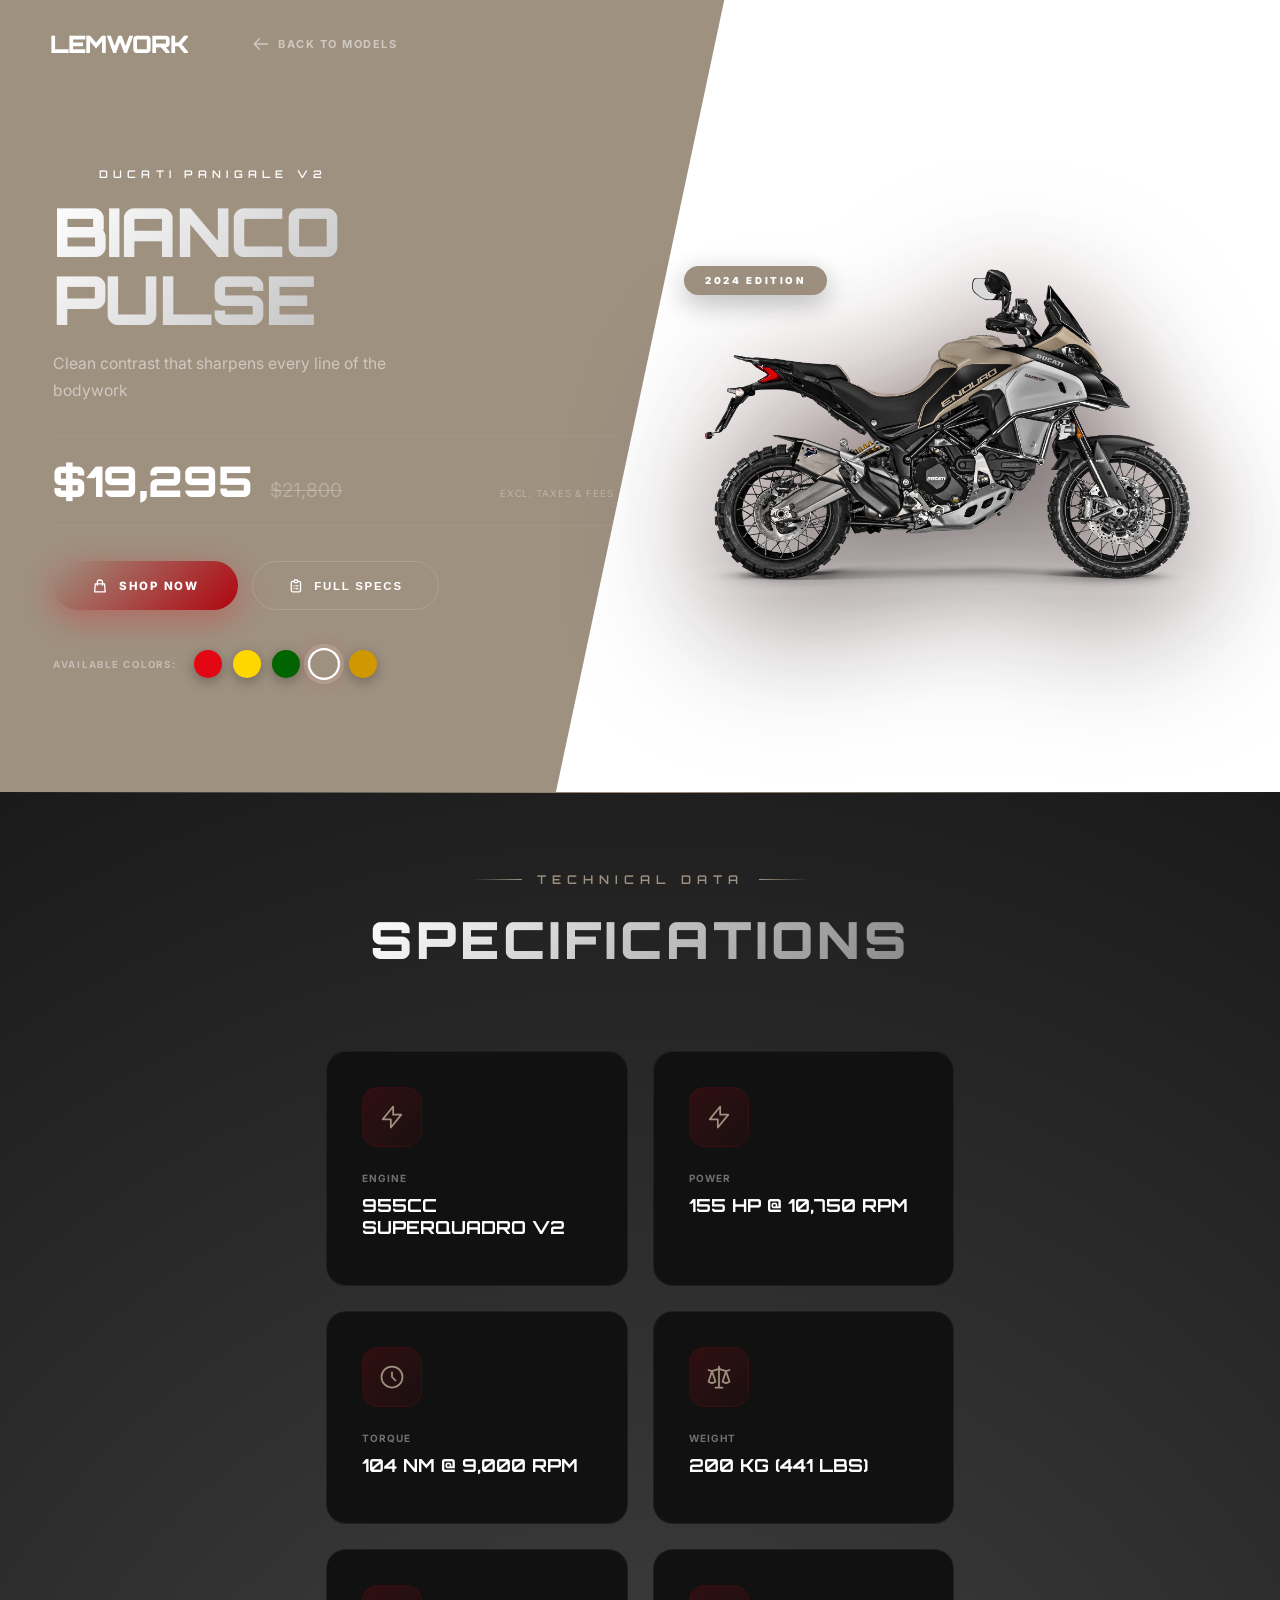
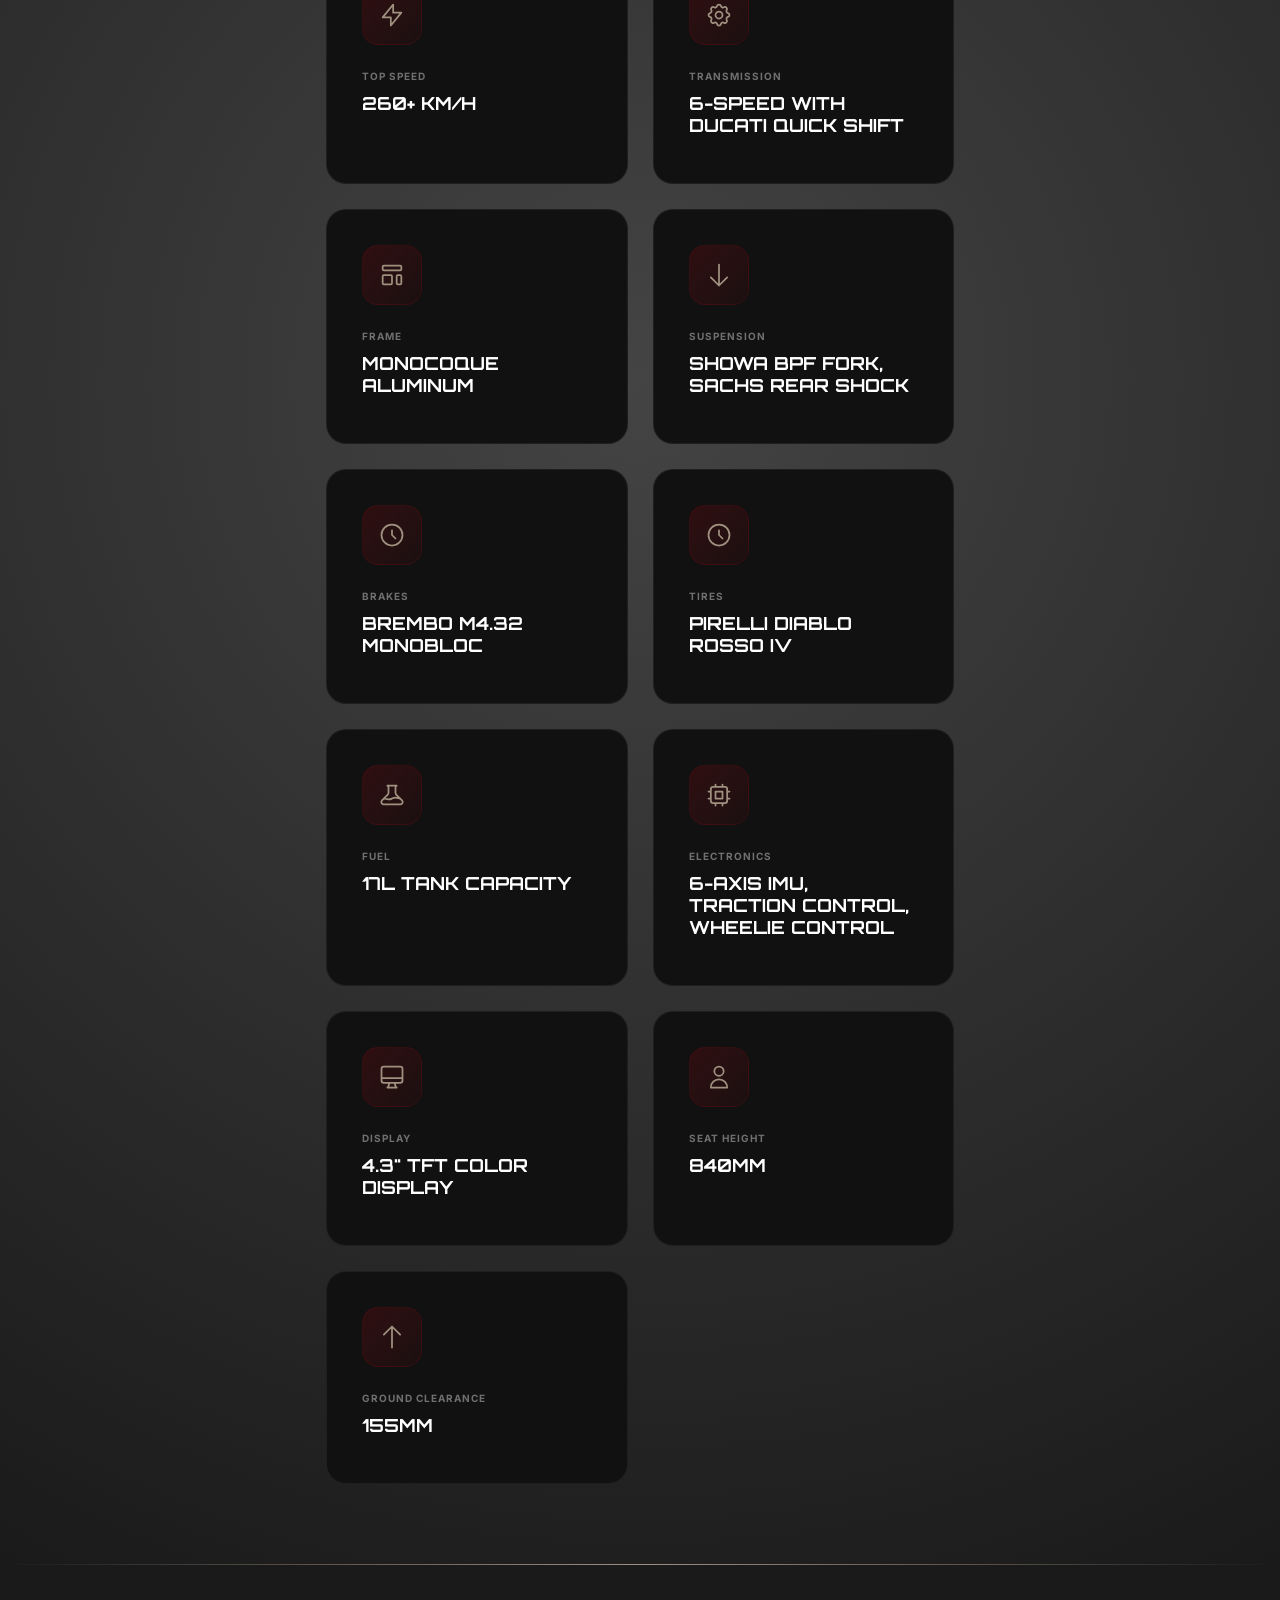
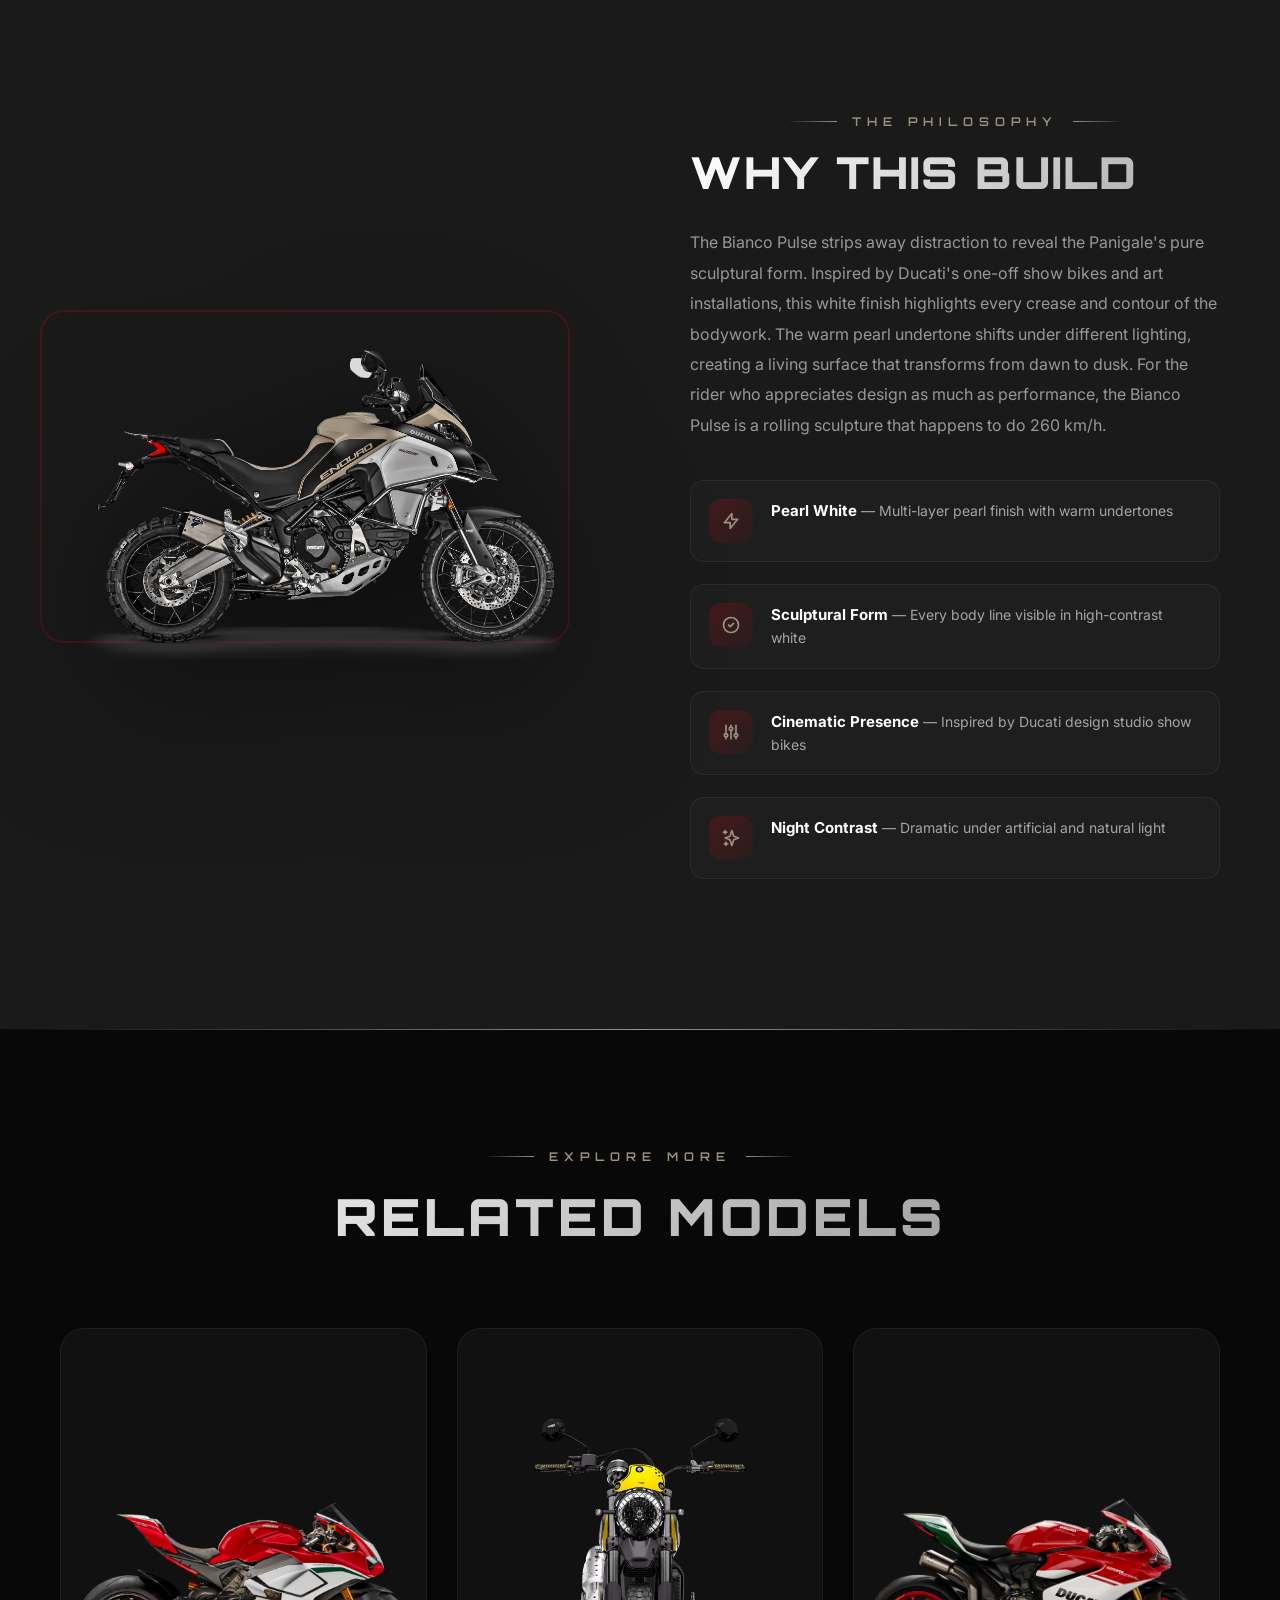
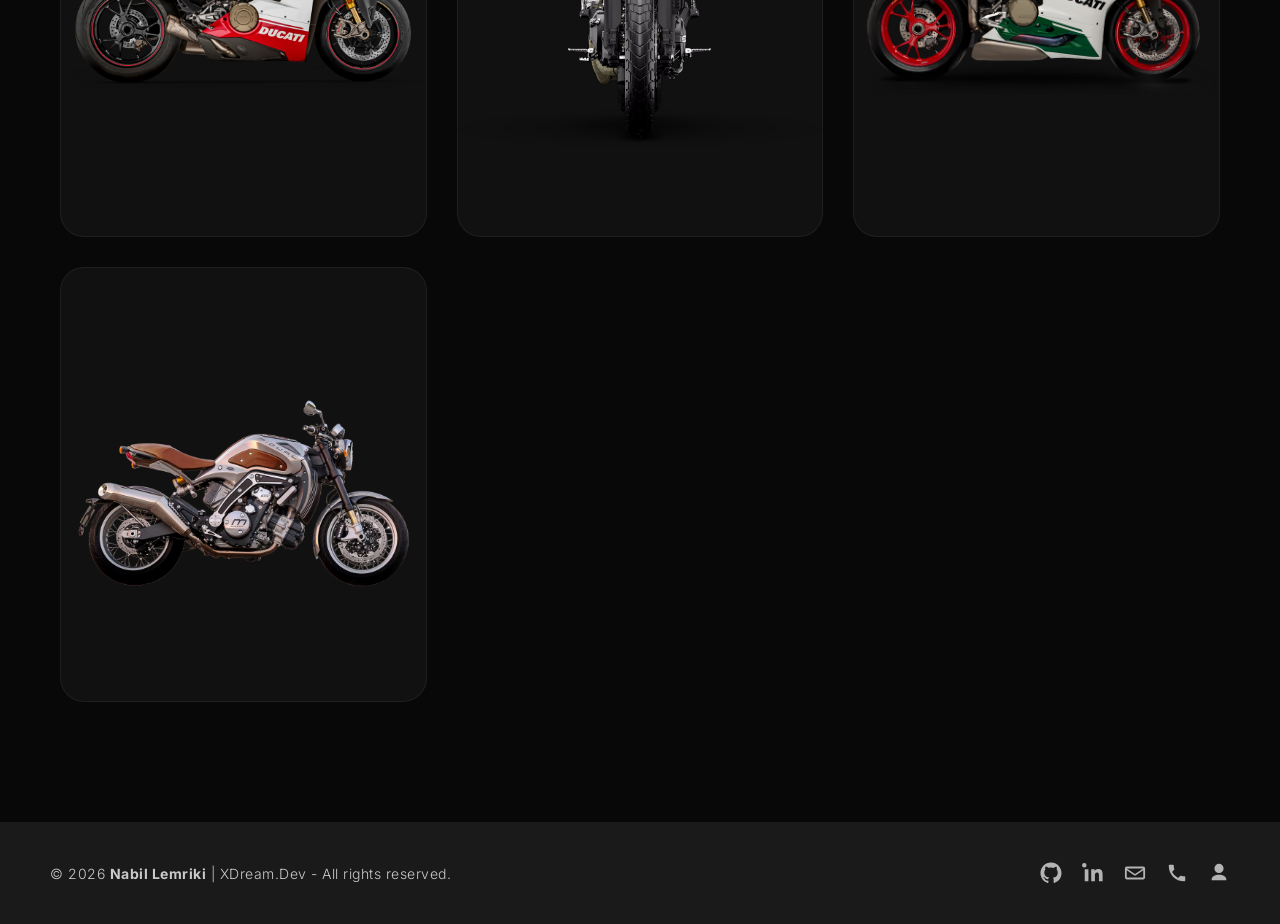
<file: bianco-pulse.html>
<!DOCTYPE html>
<html lang="en">

<head>
    <meta charset="UTF-8">
    <meta name="viewport" content="width=device-width, initial-scale=1.0">
    <title>Bianco Pulse | Ducati Panigale V2</title>
    <link rel="stylesheet" href="product.css">
    <link rel="stylesheet" href="style.css">
    <link href="https://fonts.googleapis.com/css2?family=Inter:wght@300;400;700;900&display=swap" rel="stylesheet">
    <style>
        :root {
            --theme-color: #9F9180;
            --glow-color: rgba(159, 145, 128, 0.15);
        }
    </style>

</head>

<body>

    <!-- Navigation -->
    <nav>
        <div class="nav-left">
            <a href="index.html" class="logo">LEMWORK<span>I</span></a>
            <a href="index.html#why-it-matters" class="back-link">
                <svg fill="none" stroke="currentColor" viewBox="0 0 24 24">
                    <path stroke-linecap="round" stroke-linejoin="round" stroke-width="2"
                        d="M10 19l-7-7m0 0l7-7m-7 7h18" />
                </svg>
                Back to Models
            </a>
        </div>
        <div class="nav-right">
            <div class="nav-cart" id="pricing-btn" title="View Pricing & Specs">
                <svg fill="none" stroke="currentColor" viewBox="0 0 24 24">
                    <path stroke-linecap="round" stroke-linejoin="round" stroke-width="2"
                        d="M9 5H7a2 2 0 00-2 2v12a2 2 0 002 2h10a2 2 0 002-2V7a2 2 0 00-2-2h-2M9 5a2 2 0 002 2h2a2 2 0 002-2M9 5a2 2 0 012-2h2a2 2 0 012 2m-3 7h3m-3 4h3m-6-4h.01M9 16h.01" />
                </svg>
            </div>
        </div>
    </nav>

    <!-- Hero Product -->
    <section class="product-hero">
        <div class="product-info">
            <div class="product-kicker">Ducati Panigale V2</div>
            <h1 class="product-title">Bianco Pulse</h1>
            <p class="product-subtitle">Clean contrast that sharpens every line of the bodywork</p>

            <div class="product-price-row">
                <span class="product-price">$19,295</span>
                <span class="product-price-old">$21,800</span>
                <span class="product-price-note">Excl. taxes & fees</span>
            </div>

            <div class="product-actions">
                <a href="#" class="btn-primary" id="shop-now-btn">
                    <svg width="18" height="18" fill="none" stroke="currentColor" viewBox="0 0 24 24">
                        <path stroke-linecap="round" stroke-linejoin="round" stroke-width="2"
                            d="M16 11V7a4 4 0 00-8 0v4M5 9h14l1 12H4L5 9z" />
                    </svg>
                    Shop Now
                </a>
                <button class="btn-secondary" id="pricing-btn-alt">
                    <svg width="18" height="18" fill="none" stroke="currentColor" viewBox="0 0 24 24">
                        <path stroke-linecap="round" stroke-linejoin="round" stroke-width="2"
                            d="M9 5H7a2 2 0 00-2 2v12a2 2 0 002 2h10a2 2 0 002-2V7a2 2 0 00-2-2h-2M9 5a2 2 0 002 2h2a2 2 0 002-2M9 5a2 2 0 012-2h2a2 2 0 012 2m-3 7h3m-3 4h3m-6-4h.01M9 16h.01" />
                    </svg>
                    Full Specs
                </button>
            </div>

            <div class="color-selector">
                <span class="color-selector-label">Available Colors:</span>
                <div class="color-options">
                    <div class="color-opt " style="background:#E30613" title="Rosso Ducati"></div>
                    <div class="color-opt " style="background:#FFD700" title="Giallo Strada"></div>
                    <div class="color-opt " style="background:#006400" title="Verde Corse"></div>
                    <div class="color-opt active" style="background:#9F9180" title="Bianco Pulse"></div>
                    <div class="color-opt " style="background:#cf9800" title="Bronzo Veloce"></div>
                </div>
            </div>
        </div>

        <div class="product-image-wrap">
            <div class="product-badge">2024 Edition</div>
            <img src="./assets/white_moto.png" alt="Bianco Pulse" class="product-image">
        </div>
    </section>

    <!-- Specs Section -->
    <section class="specs-section" id="specs">
        <div class="section-header">
            <div class="section-kicker">Technical Data</div>
            <h2 class="section-title">Specifications</h2>
        </div>
        <div class="specs-grid">

            <div class="spec-card">
                <div class="spec-icon"><svg fill="none" stroke="currentColor" viewBox="0 0 24 24">
                        <path stroke-linecap="round" stroke-linejoin="round" stroke-width="1.5"
                            d="M13 10V3L4 14h7v7l9-11h-7z" />
                    </svg></div>
                <div class="spec-label">Engine</div>
                <div class="spec-value">955cc Superquadro V2</div>
            </div>

            <div class="spec-card">
                <div class="spec-icon"><svg fill="none" stroke="currentColor" viewBox="0 0 24 24">
                        <path stroke-linecap="round" stroke-linejoin="round" stroke-width="1.5"
                            d="M13 10V3L4 14h7v7l9-11h-7z" />
                    </svg></div>
                <div class="spec-label">Power</div>
                <div class="spec-value">155 HP @ 10,750 rpm</div>
            </div>

            <div class="spec-card">
                <div class="spec-icon"><svg fill="none" stroke="currentColor" viewBox="0 0 24 24">
                        <path stroke-linecap="round" stroke-linejoin="round" stroke-width="1.5"
                            d="M12 8v4l3 3m6-3a9 9 0 11-18 0 9 9 0 0118 0z" />
                    </svg></div>
                <div class="spec-label">Torque</div>
                <div class="spec-value">104 Nm @ 9,000 rpm</div>
            </div>

            <div class="spec-card">
                <div class="spec-icon"><svg fill="none" stroke="currentColor" viewBox="0 0 24 24">
                        <path stroke-linecap="round" stroke-linejoin="round" stroke-width="1.5"
                            d="M3 6l3 1m0 0l-3 9a5.002 5.002 0 006.001 0M6 7l3 9M6 7l6-2m6 2l3-1m-3 1l-3 9a5.002 5.002 0 006.001 0M18 7l3 9m-3-9l-6-2m0-2v2m0 16V5m0 16H9m3 0h3" />
                    </svg></div>
                <div class="spec-label">Weight</div>
                <div class="spec-value">200 kg (441 lbs)</div>
            </div>

            <div class="spec-card">
                <div class="spec-icon"><svg fill="none" stroke="currentColor" viewBox="0 0 24 24">
                        <path stroke-linecap="round" stroke-linejoin="round" stroke-width="1.5"
                            d="M13 10V3L4 14h7v7l9-11h-7z" />
                    </svg></div>
                <div class="spec-label">Top Speed</div>
                <div class="spec-value">260+ km/h</div>
            </div>

            <div class="spec-card">
                <div class="spec-icon"><svg fill="none" stroke="currentColor" viewBox="0 0 24 24">
                        <path stroke-linecap="round" stroke-linejoin="round" stroke-width="1.5"
                            d="M10.325 4.317c.426-1.756 2.924-1.756 3.35 0a1.724 1.724 0 002.573 1.066c1.543-.94 3.31.826 2.37 2.37a1.724 1.724 0 001.065 2.572c1.756.426 1.756 2.924 0 3.35a1.724 1.724 0 00-1.066 2.573c.94 1.543-.826 3.31-2.37 2.37a1.724 1.724 0 00-2.572 1.065c-.426 1.756-2.924 1.756-3.35 0a1.724 1.724 0 00-2.573-1.066c-1.543.94-3.31-.826-2.37-2.37a1.724 1.724 0 00-1.065-2.572c-1.756-.426-1.756-2.924 0-3.35a1.724 1.724 0 001.066-2.573c-.94-1.543.826-3.31 2.37-2.37.996.608 2.296.07 2.572-1.065z" />
                        <path stroke-linecap="round" stroke-linejoin="round" stroke-width="1.5"
                            d="M15 12a3 3 0 11-6 0 3 3 0 016 0z" />
                    </svg></div>
                <div class="spec-label">Transmission</div>
                <div class="spec-value">6-speed with Ducati Quick Shift</div>
            </div>

            <div class="spec-card">
                <div class="spec-icon"><svg fill="none" stroke="currentColor" viewBox="0 0 24 24">
                        <path stroke-linecap="round" stroke-linejoin="round" stroke-width="1.5"
                            d="M4 5a1 1 0 011-1h14a1 1 0 011 1v2a1 1 0 01-1 1H5a1 1 0 01-1-1V5zM4 13a1 1 0 011-1h6a1 1 0 011 1v6a1 1 0 01-1 1H5a1 1 0 01-1-1v-6zM16 13a1 1 0 011-1h2a1 1 0 011 1v6a1 1 0 01-1 1h-2a1 1 0 01-1-1v-6z" />
                    </svg></div>
                <div class="spec-label">Frame</div>
                <div class="spec-value">Monocoque aluminum</div>
            </div>

            <div class="spec-card">
                <div class="spec-icon"><svg fill="none" stroke="currentColor" viewBox="0 0 24 24">
                        <path stroke-linecap="round" stroke-linejoin="round" stroke-width="1.5"
                            d="M19 14l-7 7m0 0l-7-7m7 7V3" />
                    </svg></div>
                <div class="spec-label">Suspension</div>
                <div class="spec-value">Showa BPF fork, Sachs rear shock</div>
            </div>

            <div class="spec-card">
                <div class="spec-icon"><svg fill="none" stroke="currentColor" viewBox="0 0 24 24">
                        <path stroke-linecap="round" stroke-linejoin="round" stroke-width="1.5"
                            d="M12 8v4l3 3m6-3a9 9 0 11-18 0 9 9 0 0118 0z" />
                    </svg></div>
                <div class="spec-label">Brakes</div>
                <div class="spec-value">Brembo M4.32 monobloc</div>
            </div>

            <div class="spec-card">
                <div class="spec-icon"><svg fill="none" stroke="currentColor" viewBox="0 0 24 24">
                        <path stroke-linecap="round" stroke-linejoin="round" stroke-width="1.5"
                            d="M12 8v4l3 3m6-3a9 9 0 11-18 0 9 9 0 0118 0z" />
                    </svg></div>
                <div class="spec-label">Tires</div>
                <div class="spec-value">Pirelli Diablo Rosso IV</div>
            </div>

            <div class="spec-card">
                <div class="spec-icon"><svg fill="none" stroke="currentColor" viewBox="0 0 24 24">
                        <path stroke-linecap="round" stroke-linejoin="round" stroke-width="1.5"
                            d="M19.428 15.428a2 2 0 00-1.022-.547l-2.387-.477a6 6 0 00-3.86.517l-.318.158a6 6 0 01-3.86.517L6.05 15.21a2 2 0 00-1.806.547M8 4h8l-1 1v5.172a2 2 0 00.586 1.414l5 5c1.26 1.26.367 3.414-1.415 3.414H4.828c-1.782 0-2.674-2.154-1.414-3.414l5-5A2 2 0 009 10.172V5L8 4z" />
                    </svg></div>
                <div class="spec-label">Fuel</div>
                <div class="spec-value">17L tank capacity</div>
            </div>

            <div class="spec-card">
                <div class="spec-icon"><svg fill="none" stroke="currentColor" viewBox="0 0 24 24">
                        <path stroke-linecap="round" stroke-linejoin="round" stroke-width="1.5"
                            d="M9 3v2m6-2v2M9 19v2m6-2v2M5 9H3m2 6H3m18-6h-2m2 6h-2M7 19h10a2 2 0 002-2V7a2 2 0 00-2-2H7a2 2 0 00-2 2v10a2 2 0 002 2zM9 9h6v6H9V9z" />
                    </svg></div>
                <div class="spec-label">Electronics</div>
                <div class="spec-value">6-axis IMU, Traction Control, Wheelie Control</div>
            </div>

            <div class="spec-card">
                <div class="spec-icon"><svg fill="none" stroke="currentColor" viewBox="0 0 24 24">
                        <path stroke-linecap="round" stroke-linejoin="round" stroke-width="1.5"
                            d="M9.75 17L9 20l-1 1h8l-1-1-.75-3M3 13h18M5 17h14a2 2 0 002-2V5a2 2 0 00-2-2H5a2 2 0 00-2 2v10a2 2 0 002 2z" />
                    </svg></div>
                <div class="spec-label">Display</div>
                <div class="spec-value">4.3" TFT color display</div>
            </div>

            <div class="spec-card">
                <div class="spec-icon"><svg fill="none" stroke="currentColor" viewBox="0 0 24 24">
                        <path stroke-linecap="round" stroke-linejoin="round" stroke-width="1.5"
                            d="M16 7a4 4 0 11-8 0 4 4 0 018 0zM12 14a7 7 0 00-7 7h14a7 7 0 00-7-7z" />
                    </svg></div>
                <div class="spec-label">Seat Height</div>
                <div class="spec-value">840mm</div>
            </div>

            <div class="spec-card">
                <div class="spec-icon"><svg fill="none" stroke="currentColor" viewBox="0 0 24 24">
                        <path stroke-linecap="round" stroke-linejoin="round" stroke-width="1.5"
                            d="M5 10l7-7m0 0l7 7m-7-7v18" />
                    </svg></div>
                <div class="spec-label">Ground Clearance</div>
                <div class="spec-value">155mm</div>
            </div>

        </div>
    </section>

    <!-- Why This Build -->
    <section class="why-build">
        <div class="why-build-grid">
            <div class="why-build-image">
                <img src="./assets/white_moto.png" alt="Bianco Pulse Detail">
            </div>
            <div class="why-build-content">
                <div class="section-kicker">The Philosophy</div>
                <h2 class="why-build-title">Why This Build</h2>
                <p class="why-build-text">The Bianco Pulse strips away distraction to reveal the Panigale's pure
                    sculptural form. Inspired by Ducati's one-off show bikes and art installations, this white finish
                    highlights every crease and contour of the bodywork. The warm pearl undertone shifts under different
                    lighting, creating a living surface that transforms from dawn to dusk. For the rider who appreciates
                    design as much as performance, the Bianco Pulse is a rolling sculpture that happens to do 260 km/h.
                </p>
                <div class="why-build-features">

                    <div class="why-feature">
                        <div class="why-feature-icon"><svg fill="none" stroke="currentColor" viewBox="0 0 24 24">
                                <path stroke-linecap="round" stroke-linejoin="round" stroke-width="2"
                                    d="M13 10V3L4 14h7v7l9-11h-7z" />
                            </svg></div>
                        <div class="why-feature-text"><strong>Pearl White</strong> — Multi-layer pearl finish with warm
                            undertones</div>
                    </div>

                    <div class="why-feature">
                        <div class="why-feature-icon"><svg fill="none" stroke="currentColor" viewBox="0 0 24 24">
                                <path stroke-linecap="round" stroke-linejoin="round" stroke-width="2"
                                    d="M9 12l2 2 4-4m6 2a9 9 0 11-18 0 9 9 0 0118 0z" />
                            </svg></div>
                        <div class="why-feature-text"><strong>Sculptural Form</strong> — Every body line visible in
                            high-contrast white</div>
                    </div>

                    <div class="why-feature">
                        <div class="why-feature-icon"><svg fill="none" stroke="currentColor" viewBox="0 0 24 24">
                                <path stroke-linecap="round" stroke-linejoin="round" stroke-width="2"
                                    d="M12 6V4m0 2a2 2 0 100 4m0-4a2 2 0 110 4m-6 8a2 2 0 100-4m0 4a2 2 0 110-4m0 4v2m0-6V4m6 6v10m6-2a2 2 0 100-4m0 4a2 2 0 110-4m0 4v2m0-6V4" />
                            </svg></div>
                        <div class="why-feature-text"><strong>Cinematic Presence</strong> — Inspired by Ducati design
                            studio show bikes</div>
                    </div>

                    <div class="why-feature">
                        <div class="why-feature-icon"><svg fill="none" stroke="currentColor" viewBox="0 0 24 24">
                                <path stroke-linecap="round" stroke-linejoin="round" stroke-width="2"
                                    d="M5 3v4M3 5h4M6 17v4m-2-2h4m5-16l2.286 6.857L21 12l-5.714 2.143L13 21l-2.286-6.857L5 12l5.714-2.143L13 3z" />
                            </svg></div>
                        <div class="why-feature-text"><strong>Night Contrast</strong> — Dramatic under artificial and
                            natural light</div>
                    </div>

                </div>
            </div>
        </div>
    </section>

    <!-- Related Products -->
    <section class="related-section">
        <div class="section-header">
            <div class="section-kicker">Explore More</div>
            <h2 class="section-title">Related Models</h2>
        </div>
        <div class="related-grid">

            <a href="rosso-ducati.html" class="related-card">
                <img src="./assets/red_moto.png" alt="Rosso Ducati" class="related-card-img">
                <div class="related-card-body">
                    <div class="related-card-title">Rosso Ducati</div>
                    <div class="related-card-price">$18,995</div>
                    <div class="related-card-desc">The original Panigale statement in Ducati red</div>
                </div>
            </a>

            <a href="giallo-strada.html" class="related-card">
                <img src="./assets/yellow.png" alt="Giallo Strada" class="related-card-img">
                <div class="related-card-body">
                    <div class="related-card-title">Giallo Strada</div>
                    <div class="related-card-price">$19,495</div>
                    <div class="related-card-desc">A brighter, more electric take on the Panigale form</div>
                </div>
            </a>

            <a href="verde-corse.html" class="related-card">
                <img src="./assets/green_moto.png" alt="Verde Corse" class="related-card-img">
                <div class="related-card-body">
                    <div class="related-card-title">Verde Corse</div>
                    <div class="related-card-price">$19,995</div>
                    <div class="related-card-desc">Dark, technical, and made for focused track energy</div>
                </div>
            </a>

            <a href="bronzo-veloce.html" class="related-card">
                <img src="./assets/brown_moto.png" alt="Bronzo Veloce" class="related-card-img">
                <div class="related-card-body">
                    <div class="related-card-title">Bronzo Veloce</div>
                    <div class="related-card-price">$20,495</div>
                    <div class="related-card-desc">A premium warm finish with a more sculpted presence</div>
                </div>
            </a>

        </div>
    </section>



    <!-- Pricing Sidebar -->
    <div class="sidebar-overlay" id="sidebar-overlay"></div>
    <div class="pricing-sidebar" id="pricing-sidebar">
        <div class="sidebar-header">
            <span class="sidebar-title">Configuration</span>
            <button class="sidebar-close" id="sidebar-close">
                <svg fill="none" stroke="currentColor" viewBox="0 0 24 24">
                    <path stroke-linecap="round" stroke-linejoin="round" stroke-width="2" d="M6 18L18 6M6 6l12 12" />
                </svg>
            </button>
        </div>
        <div class="sidebar-body">
            <div class="sidebar-product">
                <img src="./assets/white_moto.png" alt="Bianco Pulse" class="sidebar-product-img">
                <div class="sidebar-product-info">
                    <div class="sidebar-product-name">Bianco Pulse</div>
                    <div class="sidebar-product-price">$19,295</div>
                </div>
            </div>

            <div class="sidebar-search">
                <input type="text" id="sidebar-search" placeholder="Search specs...">
            </div>

            <div class="sidebar-specs">

                <div class="sidebar-spec-row">
                    <span class="sidebar-spec-label">Engine</span>
                    <span class="sidebar-spec-value">955cc Superquadro V2</span>
                </div>

                <div class="sidebar-spec-row">
                    <span class="sidebar-spec-label">Power</span>
                    <span class="sidebar-spec-value">155 HP @ 10,750 rpm</span>
                </div>

                <div class="sidebar-spec-row">
                    <span class="sidebar-spec-label">Torque</span>
                    <span class="sidebar-spec-value">104 Nm @ 9,000 rpm</span>
                </div>

                <div class="sidebar-spec-row">
                    <span class="sidebar-spec-label">Weight</span>
                    <span class="sidebar-spec-value">200 kg (441 lbs)</span>
                </div>

                <div class="sidebar-spec-row">
                    <span class="sidebar-spec-label">Top Speed</span>
                    <span class="sidebar-spec-value">260+ km/h</span>
                </div>

                <div class="sidebar-spec-row">
                    <span class="sidebar-spec-label">Transmission</span>
                    <span class="sidebar-spec-value">6-speed with Ducati Quick Shift</span>
                </div>

                <div class="sidebar-spec-row">
                    <span class="sidebar-spec-label">Frame</span>
                    <span class="sidebar-spec-value">Monocoque aluminum</span>
                </div>

                <div class="sidebar-spec-row">
                    <span class="sidebar-spec-label">Suspension</span>
                    <span class="sidebar-spec-value">Showa BPF fork, Sachs rear shock</span>
                </div>

                <div class="sidebar-spec-row">
                    <span class="sidebar-spec-label">Brakes</span>
                    <span class="sidebar-spec-value">Brembo M4.32 monobloc</span>
                </div>

                <div class="sidebar-spec-row">
                    <span class="sidebar-spec-label">Tires</span>
                    <span class="sidebar-spec-value">Pirelli Diablo Rosso IV</span>
                </div>

                <div class="sidebar-spec-row">
                    <span class="sidebar-spec-label">Fuel</span>
                    <span class="sidebar-spec-value">17L tank capacity</span>
                </div>

                <div class="sidebar-spec-row">
                    <span class="sidebar-spec-label">Electronics</span>
                    <span class="sidebar-spec-value">6-axis IMU, Traction Control, Wheelie Control</span>
                </div>

                <div class="sidebar-spec-row">
                    <span class="sidebar-spec-label">Display</span>
                    <span class="sidebar-spec-value">4.3" TFT color display</span>
                </div>

                <div class="sidebar-spec-row">
                    <span class="sidebar-spec-label">Seat Height</span>
                    <span class="sidebar-spec-value">840mm</span>
                </div>

                <div class="sidebar-spec-row">
                    <span class="sidebar-spec-label">Ground Clearance</span>
                    <span class="sidebar-spec-value">155mm</span>
                </div>

            </div>

            <div class="sidebar-total">
                <span class="sidebar-total-label">Total</span>
                <span class="sidebar-total-price">$19,295</span>
            </div>

            <a href="#" class="btn-primary" id="sidebar-shop-btn" style="width:100%;justify-content:center;">
                <svg width="18" height="18" fill="none" stroke="currentColor" viewBox="0 0 24 24">
                    <path stroke-linecap="round" stroke-linejoin="round" stroke-width="2"
                        d="M16 11V7a4 4 0 00-8 0v4M5 9h14l1 12H4L5 9z" />
                </svg>
                Proceed to Order
            </a>
        </div>
    </div>

    <!-- Purchase Modal -->
    <div class="purchase-modal" id="purchase-modal">
        <div class="purchase-overlay" id="purchase-overlay"></div>
        <div class="purchase-content">
            <button class="purchase-close" id="purchase-close">
                <svg fill="none" stroke="currentColor" viewBox="0 0 24 24">
                    <path stroke-linecap="round" stroke-linejoin="round" stroke-width="2" d="M6 18L18 6M6 6l12 12" />
                </svg>
            </button>
            <h2 class="purchase-title">Complete Your Order</h2>
            <p class="purchase-subtitle">Bianco Pulse — $19,295</p>

            <form class="purchase-form" id="purchase-form">
                <div class="purchase-form-group">
                    <label>Full Name</label>
                    <input type="text" name="name" placeholder="Your full name" required>
                </div>
                <div class="purchase-form-group">
                    <label>Mobile Number</label>
                    <input type="tel" name="mobile" placeholder="+1 234 567 890" required>
                </div>
                <div class="purchase-form-group">
                    <label>Email Address</label>
                    <input type="email" name="email" placeholder="your@email.com" required>
                </div>
                <div class="purchase-form-group">
                    <label>Contact Preference</label>
                    <input type="text" name="contact_pref" placeholder="Call, WhatsApp, Email...">
                </div>
                <button type="submit" class="purchase-submit">
                    <svg width="18" height="18" fill="none" stroke="currentColor" viewBox="0 0 24 24">
                        <path stroke-linecap="round" stroke-linejoin="round" stroke-width="2" d="M5 13l4 4L19 7" />
                    </svg>
                    Send Order Request
                </button>
            </form>
        </div>
    </div>
    <!-- Footer -->
    <footer>
        <div class="footer-container">
            <div class="footer-credits">
                © 2026
                <strong>Nabil Lemriki</strong>
                <span>|</span>
                XDream.Dev -
                <a href="https://www.lemriki.me" target="_blank" rel="noopener noreferrer" class="footer-credit-link"
                    title="Visit lemriki.me">
                    All rights reserved.
                </a>
            </div>
            <div class="footer-links">

                <!-- Github -->
                <a href="https://github.com/XDream-Dev" target="_blank" rel="noopener noreferrer" class="footer-link"
                    title="GitHub">

                    <svg viewBox="0 0 24 24" aria-hidden="true">
                        <path fill="currentColor"
                            d="M12 .5C5.648.5.5 5.648.5 12c0 5.084 3.292 9.387 7.862 10.91.575.106.785-.249.785-.554v-2.17c-3.198.696-3.873-1.54-3.873-1.54-.523-1.33-1.277-1.684-1.277-1.684-1.044-.714.079-.7.079-.7 1.155.082 1.763 1.186 1.763 1.186 1.026 1.758 2.69 1.25 3.345.956.103-.743.401-1.25.73-1.538-2.552-.29-5.236-1.276-5.236-5.68 0-1.255.45-2.282 1.186-3.087-.119-.29-.514-1.458.113-3.04 0 0 .967-.31 3.168 1.18A11.02 11.02 0 0112 6.03a11.04 11.04 0 012.885.389c2.2-1.49 3.166-1.18 3.166-1.18.629 1.582.234 2.75.115 3.04.738.805 1.184 1.832 1.184 3.087 0 4.415-2.688 5.387-5.248 5.672.413.355.781 1.054.781 2.124v3.147c0 .308.207.666.79.553A11.51 11.51 0 0023.5 12C23.5 5.648 18.352.5 12 .5z" />
                    </svg>

                </a>

                <!-- LinkedIn -->
                <a href="https://www.linkedin.com/in/nabil-lemriki" target="_blank" rel="noopener noreferrer"
                    class="footer-link" title="LinkedIn">

                    <svg viewBox="0 0 24 24" aria-hidden="true">
                        <path fill="currentColor"
                            d="M4.98 3.5A2.48 2.48 0 102.5 6a2.48 2.48 0 002.48-2.5zM3 8h4v13H3zm7 0h3.83v1.78h.05c.53-1 1.84-2.05 3.79-2.05 4.05 0 4.8 2.67 4.8 6.13V21h-4v-6.12c0-1.46-.03-3.34-2.03-3.34-2.04 0-2.35 1.6-2.35 3.23V21h-4z" />
                    </svg>

                </a>

                <!-- Email -->
                <a href="mailto:nabil.lemriki@gmail.com?subject=Portfolio%20Contact" class="footer-link"
                    title="nabil.lemriki@gmail.com" aria-label="Send an email to nabil.lemriki@gmail.com">

                    <svg viewBox="0 0 24 24" aria-hidden="true">
                        <path fill="currentColor"
                            d="M3 5a2 2 0 00-2 2v10a2 2 0 002 2h18a2 2 0 002-2V7a2 2 0 00-2-2H3zm0 2h18l-9 6L3 7zm0 10V9l8.4 5.6a1 1 0 001.2 0L21 9v8H3z" />
                    </svg>

                </a>

                <!-- Phone -->
                <a href="tel:+212637101785" class="footer-link" title="+212 637 101 785"
                    aria-label="Call +212 637 101 785">

                    <svg viewBox="0 0 24 24" aria-hidden="true">
                        <path fill="currentColor"
                            d="M6.62 10.79a15.53 15.53 0 006.59 6.59l2.2-2.2a1 1 0 011.01-.24c1.12.37 2.33.56 3.58.56a1 1 0 011 1V20a1 1 0 01-1 1C10.3 21 3 13.7 3 4a1 1 0 011-1h3.5a1 1 0 011 1c0 1.25.19 2.46.56 3.58a1 1 0 01-.24 1.01l-2.2 2.2z" />
                    </svg>

                </a>

                <!-- Portfolio -->
                <a href="https://lemriki.me" target="_blank" rel="noopener noreferrer" class="footer-link"
                    title="About the Developer" aria-label="About the Developer">

                    <svg viewBox="0 0 24 24" aria-hidden="true">
                        <path fill="currentColor"
                            d="M12 12a5 5 0 1 0-5-5 5 5 0 0 0 5 5zm0 2c-4.42 0-8 2.24-8 5v1h16v-1c0-2.76-3.58-5-8-5z" />
                    </svg>

                </a>

            </div>
        </div>
    </footer>
    <script src="product.js"></script>

</body>

</html>
</file>
<file: product.css>
/* ============================================
   PRODUCT DETAIL PAGE - DUCATI PANIGALE V2
   MODERN, FANCY, 3D, PARALLAX, ANIMATED
   ============================================ */

@import url("https://fonts.googleapis.com/css2?family=Inter:wght@300;400;500;600;700;800;900&family=Orbitron:wght@400;500;600;700;800;900&display=swap");

:root {
  --theme-color: #e30613;
  --theme-dark: #b0050f;
  --theme-glow: rgba(227, 6, 19, 0.4);
  --off-white: #f5f5f5;
  --deep-black: #0a0a0a;
  --card-bg: #111111;
  --card-bg-light: #1a1a1a;
  --text-gray: #888;
  --text-light: #ccc;
  --border: rgba(255, 255, 255, 0.06);
  --border-light: rgba(255, 255, 255, 0.1);
  --transition: all 0.5s cubic-bezier(0.25, 0.46, 0.45, 0.94);
  --transition-fast: all 0.3s cubic-bezier(0.25, 0.46, 0.45, 0.94);
}

* {
  margin: 0;
  padding: 0;
  box-sizing: border-box;
}
html {
  scroll-behavior: smooth;
}
body {
  font-family: "Inter", sans-serif;
  background: var(--deep-black);
  color: white;
  overflow-x: hidden;
  -webkit-font-smoothing: antialiased;
  width: 100%;
  min-height: 100vh;
}

::-webkit-scrollbar {
  width: 6px;
}
::-webkit-scrollbar-track {
  background: var(--deep-black);
}
::-webkit-scrollbar-thumb {
  background: var(--theme-color);
  border-radius: 3px;
}

/* INTRO ANIMATION */
.intro-overlay {
  position: fixed;
  inset: 0;
  background: var(--deep-black);
  z-index: 999999;
  display: flex;
  align-items: center;
  justify-content: center;
  flex-direction: column;
  gap: 30px;
}
.intro-overlay.hidden {
  opacity: 0;
  visibility: hidden;
  transition:
    opacity 0.8s ease,
    visibility 0.8s ease;
}
.intro-logo {
  font-family: "Orbitron", sans-serif;
  font-size: clamp(32px, 6vw, 72px);
  font-weight: 900;
  letter-spacing: 8px;
  text-transform: uppercase;
  color: white;
  position: relative;
  overflow: hidden;
}
.intro-logo span {
  color: var(--theme-color);
}
.intro-logo::after {
  content: "";
  position: absolute;
  bottom: -5px;
  left: 0;
  width: 0;
  height: 3px;
  background: var(--theme-color);
  animation: introLine 1.5s ease forwards 0.5s;
}
@keyframes introLine {
  to {
    width: 100%;
  }
}
.intro-subtitle {
  font-size: 12px;
  letter-spacing: 6px;
  text-transform: uppercase;
  color: rgba(255, 255, 255, 0.4);
  opacity: 0;
  animation: fadeInUp 1s ease forwards 1s;
}
.intro-progress {
  width: 200px;
  height: 2px;
  background: rgba(255, 255, 255, 0.1);
  border-radius: 2px;
  overflow: hidden;
  opacity: 0;
  animation: fadeInUp 1s ease forwards 1.2s;
}
.intro-progress-bar {
  width: 0;
  height: 100%;
  background: var(--theme-color);
  animation: progressFill 1.5s ease forwards 1.5s;
}
@keyframes progressFill {
  to {
    width: 100%;
  }
}
@keyframes fadeInUp {
  from {
    opacity: 0;
    transform: translateY(20px);
  }
  to {
    opacity: 1;
    transform: translateY(0);
  }
}

/* NAVIGATION */
nav {
  position: fixed;
  top: 0;
  width: 100%;
  display: flex;
  justify-content: space-between;
  align-items: center;
  padding: 20px 50px;
  z-index: 10000;
  background: transparent;
  backdrop-filter: blur(0px);
  -webkit-backdrop-filter: blur(0px);
  border-bottom: 1px solid transparent;
  transform: translateY(-100%);
  animation: navSlideDown 0.8s cubic-bezier(0.25, 0.46, 0.45, 0.94) forwards
    2.5s;
  transition: all 0.4s ease;
}
@keyframes navSlideDown {
  to {
    transform: translateY(0);
  }
}
.logo:hover::after {
  width: 100%;
}

nav.scrolled {
  background: rgba(10, 10, 10, 0.95) !important;
  backdrop-filter: blur(30px) !important;
  -webkit-backdrop-filter: blur(30px) !important;
  border-bottom: 1px solid var(--border) !important;
  padding: 15px 50px;
  transform: translateY(0) !important;
}

.nav-left {
  display: flex;
  align-items: center;
  gap: 30px;
}
.logo {
  font-family: "Orbitron", sans-serif;
  font-weight: 900;
  font-size: 22px;
  letter-spacing: 2px;
  text-transform: uppercase;
  color: white !important;
  text-decoration: none;
  position: relative;
}
.logo span {
  color: var(--theme-color);
}
.logo::after {
  content: "";
  position: absolute;
  bottom: -4px;
  left: 0;
  width: 0;
  height: 2px;
  background: var(--theme-color);
  transition: width 0.4s ease;
}
.back-link {
  display: flex;
  align-items: center;
  gap: 8px;
  color: rgba(255, 255, 255, 0.5);
  text-decoration: none;
  font-size: 11px;
  font-weight: 700;
  text-transform: uppercase;
  letter-spacing: 1.5px;
  transition:
    color 0.3s ease,
    transform 0.3s ease;
}
.back-link:hover {
  color: WHITE;
  transform: translateX(-5px);
}
.back-link svg {
  width: 18px;
  height: 18px;
}
.nav-right {
  display: flex;
  align-items: center;
  gap: 25px;
}
.nav-cart {
  position: relative;
  cursor: pointer;
  padding: 10px;
  border-radius: 12px;
  transition:
    background 0.3s ease,
    transform 0.3s ease;
  border: 1px solid transparent;
}
.nav-cart:hover {
  background: rgba(227, 6, 19, 0.1);
  border-color: rgba(227, 6, 19, 0.3);
  transform: scale(1.05);
}
.nav-cart svg {
  width: 22px;
  height: 22px;
  stroke: white;
}
.cart-count {
  position: absolute;
  top: 2px;
  right: 2px;
  width: 18px;
  height: 18px;
  background: var(--theme-color);
  border-radius: 50%;
  font-size: 9px;
  font-weight: 900;
  display: flex;
  align-items: center;
  justify-content: center;
  animation: pulse 2s infinite;
}
@keyframes pulse {
  0%,
  100% {
    box-shadow: 0 0 0 0 rgba(227, 6, 19, 0.4);
  }
  50% {
    box-shadow: 0 0 0 8px rgba(227, 6, 19, 0);
  }
}

/* HERO SECTION */
.product-hero {
  min-height: 100vh;
  display: grid;
  zoom: 0.88;
  grid-template-columns: 1fr 1fr;
  align-items: center;
  background: var(--theme-color);
  padding: 140px 60px 80px;
  gap: 60px;
  position: relative;
  overflow: hidden;
}
.hero-bg-grid {
  position: absolute;
  inset: 0;
  background-image: White;
  background-size: 60px 60px;
  animation: gridMove 20s linear infinite;
  pointer-events: none;
}
@keyframes gridMove {
  0% {
    transform: translate(0, 0);
  }
  100% {
    transform: translate(60px, 60px);
  }
}
.hero-particles {
  position: absolute;
  inset: 0;
  overflow: hidden;
  pointer-events: none;
}
.particle {
  position: absolute;
  width: 4px;
  height: 4px;
  background: var(--theme-color);
  border-radius: 50%;
  opacity: 0.3;
  animation: floatParticle 15s infinite;
}
@keyframes floatParticle {
  0%,
  100% {
    transform: translateY(100vh) rotate(0deg);
    opacity: 0;
  }
  10% {
    opacity: 0.3;
  }
  90% {
    opacity: 0.3;
  }
  100% {
    transform: translateY(-100px) rotate(720deg);
    opacity: 0;
  }
}
.product-hero::before {
  content: "";
  position: absolute;
  top: -20%;
  right: -10%;
  width: 60%;
  height: 140%;
  background: WHITE;
  transform: skewX(-12deg);
  pointer-events: none;
  animation: stripePulse 10s ease-in-out infinite;
}
@keyframes stripePulse {
  0%,
  100% {
    opacity: 0.8;
  }
  50% {
    opacity: 1;
  }
}
.hero-glow-orb {
  position: absolute;
  top: 50%;
  left: 50%;
  width: 500px;
  height: 500px;
  background: radial-gradient(
    circle,
    rgba(227, 6, 19, 0.15) 0%,
    transparent 70%
  );
  border-radius: 50%;
  transform: translate(-50%, -50%);
  pointer-events: none;
  animation: orbPulse 3s ease-in-out infinite;
}
@keyframes orbPulse {
  0%,
  100% {
    transform: translate(-50%, -50%) scale(1);
    opacity: 0.6;
  }
  50% {
    transform: translate(-50%, -50%) scale(1.2);
    opacity: 0.8;
  }
}
.product-image-wrap {
  position: relative;
  display: flex;
  justify-content: center;
  align-items: center;
  z-index: 2;
  perspective: 1000px;
}
.product-image {
  width: 100%;
  z-index: 99;
  max-width: 700px;
  filter: drop-shadow(0 40px 80px rgba(0, 0, 0, 0.6))
    drop-shadow(0 0 60px rgba(227, 6, 19, 0.1));
  transition: transform 0.6s cubic-bezier(0.25, 0.46, 0.45, 0.94);
  transform-style: preserve-3d;
}
@keyframes productFloat {
  0%,
  100% {
    transform: translateY(0) rotateY(0deg);
  }
  25% {
    transform: translateY(-15px) rotateY(2deg);
  }
  50% {
    transform: translateY(0) rotateY(0deg);
  }
  75% {
    transform: translateY(15px) rotateY(-2deg);
  }
}
.product-image-wrap:hover .product-image {
  transform: scale(1.05) rotateY(5deg);
}
.product-shadow {
  position: absolute;
  bottom: -30px;
  width: 80%;
  height: 40px;
  background: radial-gradient(ellipse, rgba(0, 0, 0, 0.4) 0%, transparent 70%);
  border-radius: 50%;
  animation: shadowPulse 8s ease-in-out infinite;
}
@keyframes shadowPulse {
  0%,
  100% {
    transform: scaleX(1);
    opacity: 0.6;
  }
  50% {
    transform: scaleX(0.9);
    opacity: 0.4;
  }
}
.product-badge {
  position: absolute;
  top: 20px;
  left: 20px;
  background: var(--theme-color);
  color: white;
  padding: 10px 24px;
  border-radius: 50px;
  font-size: 11px;
  font-weight: 900;
  text-transform: uppercase;
  letter-spacing: 3px;
  z-index: 3;
  box-shadow: 0 10px 30px rgba(37, 36, 37, 0.3);
}

.product-info {
  z-index: 2;
  opacity: 0;
  animation: fadeInRight 1s ease forwards 2.8s;
}
@keyframes fadeInRight {
  from {
    opacity: 0;
    transform: translateX(50px);
  }
  to {
    opacity: 1;
    transform: translateX(0);
  }
}
.product-kicker {
  font-family: "Orbitron", sans-serif;
  font-size: 12px;
  font-weight: 600;
  text-transform: uppercase;
  letter-spacing: 6px;
  color: white;
  margin-bottom: 20px;
  display: flex;
  align-items: center;
  text-align: left;
  gap: 12px;
}
.product-kicker::before {
  content: "";
  width: 40px;
  height: 2px;
  background: var(--theme-color);
}
.product-title {
  font-family: "Orbitron", sans-serif;
  font-size: clamp(42px, 6vw, 80px);
  font-weight: 900;
  line-height: 1;
  letter-spacing: -0.02em;
  text-transform: uppercase;
  margin-bottom: 20px;
  background: linear-gradient(
    135deg,
    #fff 0%,
    #ccc 50%,
    var(--theme-color) 100%
  );
  -webkit-background-clip: text;
  -webkit-text-fill-color: transparent;
  background-clip: text;
}
.product-subtitle {
  font-size: 18px;
  color: rgba(255, 255, 255, 0.5);
  line-height: 1.7;
  margin-bottom: 35px;
  max-width: 450px;
}
.product-price-row {
  display: flex;
  align-items: baseline;
  gap: 20px;
  margin-bottom: 40px;
  padding: 20px 0;
  border-top: 1px solid var(--border);
  border-bottom: 1px solid var(--border);
}
.product-price {
  font-family: "Orbitron", sans-serif;
  font-size: 48px;
  font-weight: 900;
  color: white;
}
.product-price-old {
  font-size: 22px;
  color: rgba(255, 255, 255, 0.25);
  text-decoration: line-through;
}
.product-price-note {
  font-size: 11px;
  color: rgba(255, 255, 255, 0.3);
  margin-left: auto;
  text-transform: uppercase;
  letter-spacing: 1px;
}
.product-actions {
  display: flex;
  gap: 15px;
  margin-bottom: 45px;
}
.btn-primary {
  display: inline-flex;
  align-items: center;
  gap: 12px;
  padding: 18px 45px;
  background: linear-gradient(135deg, var(--theme-color), var(--theme-dark));
  color: white;
  text-decoration: none;
  font-weight: 800;
  font-size: 13px;
  text-transform: uppercase;
  letter-spacing: 2px;
  border-radius: 50px;
  border: none;
  cursor: pointer;
  transition: var(--transition);
  position: relative;
  overflow: hidden;
  box-shadow: 0 10px 40px rgba(227, 6, 19, 0.3);
}
.btn-primary::before {
  content: "";
  position: absolute;
  top: 0;
  left: -100%;
  width: 100%;
  height: 100%;
  background: linear-gradient(
    90deg,
    transparent,
    rgba(255, 255, 255, 0.2),
    transparent
  );
  transition: left 0.5s ease;
}
.btn-primary:hover::before {
  left: 100%;
}
.btn-primary:hover {
  background: white;
  color: var(--deep-black);
  transform: translateY(-3px);
  box-shadow: 0 20px 50px rgba(227, 6, 19, 0.4);
}
.btn-secondary {
  display: inline-flex;
  align-items: center;
  gap: 12px;
  padding: 18px 40px;
  background: transparent;
  color: white;
  text-decoration: none;
  font-weight: 700;
  font-size: 13px;
  text-transform: uppercase;
  letter-spacing: 2px;
  border-radius: 50px;
  border: 2px solid rgba(255, 255, 255, 0.15);
  cursor: pointer;
  transition: var(--transition);
  position: relative;
  overflow: hidden;
}
.btn-secondary::before {
  content: "";
  position: absolute;
  inset: 0;
  background: var(--theme-color);
  opacity: 0;
  transition: opacity 0.4s ease;
  z-index: -1;
}
.btn-secondary:hover {
  border-color: transparent;
  color: white;
  transform: translateY(-3px);
  box-shadow: 0 15px 40px rgba(227, 6, 19, 0.2);
}
.btn-secondary:hover::before {
  opacity: 1;
}
.color-selector {
  display: flex;
  align-items: center;
  gap: 20px;
}
.color-selector-label {
  font-size: 11px;
  font-weight: 700;
  text-transform: uppercase;
  letter-spacing: 2px;
  color: rgba(255, 255, 255, 0.4);
}
.color-options {
  display: flex;
  gap: 12px;
}
.color-opt {
  width: 32px;
  height: 32px;
  border-radius: 50%;
  border: 3px solid transparent;
  cursor: pointer;
  transition: all 0.4s cubic-bezier(0.25, 0.46, 0.45, 0.94);
  position: relative;
  box-shadow: 0 4px 15px rgba(0, 0, 0, 0.3);
}
.color-opt::after {
  content: attr(title);
  position: absolute;
  bottom: -30px;
  left: 50%;
  transform: translateX(-50%) translateY(5px);
  background: var(--card-bg);
  color: white;
  padding: 4px 10px;
  border-radius: 6px;
  font-size: 10px;
  font-weight: 600;
  white-space: nowrap;
  opacity: 0;
  pointer-events: none;
  transition: all 0.3s ease;
  border: 1px solid var(--border);
}
.color-opt:hover::after {
  opacity: 1;
  transform: translateX(-50%) translateY(0);
}
.color-opt:hover {
  transform: scale(1.25) translateY(-3px);
  box-shadow: 0 8px 25px rgba(0, 0, 0, 0.4);
}
.color-opt.active {
  border-color: white;
  box-shadow:
    0 0 0 4px rgba(255, 255, 255, 0.15),
    0 0 20px rgba(227, 6, 19, 0.2);
  transform: scale(1.15);
}
.scroll-indicator {
  position: absolute;
  bottom: 30px;
  left: 50%;
  transform: translateX(-50%);
  display: flex;
  flex-direction: column;
  align-items: center;
  gap: 10px;
  opacity: 0;
  animation: fadeInUp 1s ease forwards 3.5s;
}
.scroll-indicator span {
  font-size: 10px;
  text-transform: uppercase;
  letter-spacing: 3px;
  color: rgba(0, 0, 0, 0.3);
}
.scroll-indicator .scroll-line {
  width: 1px;
  height: 40px;
  background: linear-gradient(to bottom, var(--theme-color), transparent);
  animation: scrollLine 2s ease-in-out infinite;
}
@keyframes scrollLine {
  0%,
  100% {
    transform: scaleY(0);
    transform-origin: top;
  }
  50% {
    transform: scaleY(1);
    transform-origin: top;
  }
  51% {
    transform-origin: bottom;
  }
  100% {
    transform: scaleY(0);
    transform-origin: bottom;
  }
}

/* TECHNICAL DATA SECTION */
.tech-data-section {
  padding: 120px 40px;
  background: linear-gradient(180deg, var(--deep-black) 0%, #080808 100%);
  position: relative;
  overflow: hidden;
}
.tech-data-section::before {
  content: "";
  position: absolute;
  top: 0;
  left: 0;
  right: 0;
  height: 1px;
  background: linear-gradient(
    90deg,
    transparent,
    var(--theme-color),
    transparent
  );
}
.tech-data-header {
  text-align: center;
  margin-bottom: 80px;
}
.tech-data-title {
  font-family: "Orbitron", sans-serif;
  font-size: clamp(28px, 4vw, 48px);
  font-weight: 900;
  text-transform: uppercase;
  letter-spacing: 4px;
  margin-bottom: 15px;
  background: linear-gradient(135deg, #fff 0%, var(--theme-color) 100%);
  -webkit-background-clip: text;
  -webkit-text-fill-color: transparent;
  background-clip: text;
}
.tech-data-subtitle {
  font-size: 14px;
  color: rgba(255, 255, 255, 0.4);
  letter-spacing: 4px;
  text-transform: uppercase;
}
.tech-data-main {
  max-width: 1400px;
  margin: 0 auto;
  display: grid;
  grid-template-columns: 1fr 1.2fr;
  gap: 60px;
  align-items: start;
}
.tech-data-visual {
  position: sticky;
  top: 100px;
}
.tech-data-main-image {
  width: 100%;
  border-radius: 20px;
  filter: drop-shadow(0 30px 60px rgba(0, 0, 0, 0.5));
  transition: transform 0.6s ease;
}
.tech-data-main-image:hover {
  transform: scale(1.02);
}
.tech-views {
  display: grid;
  grid-template-columns: repeat(4, 1fr);
  gap: 15px;
  margin-top: 25px;
}
.tech-view-thumb {
  background: var(--card-bg);
  border: 1px solid var(--border);
  border-radius: 12px;
  padding: 15px;
  text-align: center;
  cursor: pointer;
  transition: all 0.4s ease;
}
.tech-view-thumb:hover {
  border-color: var(--theme-color);
  transform: translateY(-5px);
  box-shadow: 0 15px 30px rgba(0, 0, 0, 0.3);
}
.tech-view-thumb img {
  width: 100%;
  height: 60px;
  object-fit: contain;
  margin-bottom: 8px;
  filter: grayscale(30%);
  transition: filter 0.3s ease;
}
.tech-view-thumb:hover img {
  filter: grayscale(0%);
}
.tech-view-thumb span {
  font-size: 10px;
  text-transform: uppercase;
  letter-spacing: 1.5px;
  color: rgba(255, 255, 255, 0.4);
}
.tech-details-grid {
  display: grid;
  grid-template-columns: repeat(2, 1fr);
  gap: 20px;
}
.tech-detail-card {
  background: var(--card-bg);
  border: 1px solid var(--border);
  border-radius: 16px;
  padding: 25px;
  transition: all 0.5s cubic-bezier(0.25, 0.46, 0.45, 0.94);
  position: relative;
  overflow: hidden;
  cursor: pointer;
}
.tech-detail-card::before {
  content: "";
  position: absolute;
  top: 0;
  left: 0;
  width: 100%;
  height: 3px;
  background: linear-gradient(90deg, var(--theme-color), transparent);
  transform: scaleX(0);
  transform-origin: left;
  transition: transform 0.5s ease;
}
.tech-detail-card:hover::before {
  transform: scaleX(1);
}
.tech-detail-card:hover {
  transform: translateY(-8px);
  border-color: rgba(227, 6, 19, 0.2);
  box-shadow:
    0 25px 50px rgba(0, 0, 0, 0.4),
    0 0 30px rgba(227, 6, 19, 0.05);
}
.tech-detail-img {
  width: 100%;
  height: 120px;
  object-fit: cover;
  border-radius: 10px;
  margin-bottom: 15px;
  transition: transform 0.5s ease;
}
.tech-detail-card:hover .tech-detail-img {
  transform: scale(1.05);
}
.tech-detail-label {
  font-size: 11px;
  font-weight: 700;
  text-transform: uppercase;
  letter-spacing: 2px;
  color: var(--theme-color);
  margin-bottom: 8px;
}
.tech-detail-value {
  font-size: 15px;
  font-weight: 700;
  color: white;
  line-height: 1.4;
}
.tech-info-bar {
  max-width: 1400px;
  margin: 60px auto 0;
  display: grid;
  grid-template-columns: repeat(4, 1fr);
  gap: 0;
  background: var(--card-bg);
  border: 1px solid var(--border);
  border-radius: 16px;
  overflow: hidden;
}
.tech-info-item {
  padding: 30px;
  text-align: center;
  border-right: 1px solid var(--border);
  transition: all 0.4s ease;
}
.tech-info-item:last-child {
  border-right: none;
}
.tech-info-item:hover {
  background: rgba(227, 6, 19, 0.05);
}
.tech-info-icon {
  width: 50px;
  height: 50px;
  background: rgba(227, 6, 19, 0.1);
  border-radius: 14px;
  display: flex;
  align-items: center;
  justify-content: center;
  margin: 0 auto 15px;
  transition: all 0.4s ease;
}
.tech-info-item:hover .tech-info-icon {
  background: rgba(227, 6, 19, 0.2);
  transform: scale(1.1);
}
.tech-info-icon svg {
  width: 24px;
  height: 24px;
  stroke: var(--theme-color);
  stroke-width: 1.5;
}
.tech-info-label {
  font-size: 11px;
  font-weight: 700;
  text-transform: uppercase;
  letter-spacing: 2px;
  color: rgba(255, 255, 255, 0.4);
  margin-bottom: 8px;
}
.tech-info-value {
  font-family: "Orbitron", sans-serif;
  font-size: 20px;
  font-weight: 800;
  color: white;
}

/* SPECS GRID - DYNAMIC 3D CARDS */
.specs-section {
  padding: 120px 60px;
  background: linear-gradient(180deg, #080808 0%, var(--deep-black) 100%);
  position: relative;
  overflow: hidden;
}
.specs-section::before {
  content: "";
  position: absolute;
  top: 0;
  left: 0;
  right: 0;
  height: 1px;
  background: linear-gradient(
    90deg,
    transparent,
    var(--theme-color),
    transparent
  );
}
.section-header {
  text-align: center;
  margin-bottom: 80px;
  opacity: 0;
  transform: translateY(30px);
}
.section-header.visible {
  opacity: 1;
  transform: translateY(0);
  transition: all 0.8s cubic-bezier(0.25, 0.46, 0.45, 0.94);
}
.section-kicker {
  font-family: "Orbitron", sans-serif;
  font-size: 12px;
  font-weight: 600;
  text-transform: uppercase;
  letter-spacing: 6px;
  color: var(--theme-color);
  margin-bottom: 20px;
  display: flex;
  align-items: center;
  justify-content: center;
  gap: 15px;
}
.section-kicker::before,
.section-kicker::after {
  content: "";
  width: 50px;
  height: 1px;
  background: linear-gradient(90deg, transparent, var(--theme-color));
}
.section-kicker::after {
  background: linear-gradient(90deg, var(--theme-color), transparent);
}
.section-title {
  font-family: "Orbitron", sans-serif;
  font-size: clamp(32px, 4vw, 52px);
  font-weight: 900;
  color: white;
  text-transform: uppercase;
  letter-spacing: 4px;
  background: linear-gradient(135deg, #fff 0%, #888 100%);
  -webkit-background-clip: text;
  -webkit-text-fill-color: transparent;
  background-clip: text;
}
.specs-grid {
  display: grid;
  grid-template-columns: repeat(auto-fit, minmax(300px, 1fr));
  gap: 25px;
  max-width: stretch;
  margin: 0 auto;
  perspective: 1000px;
}
.spec-card {
  background: var(--card-bg);
  border: 1px solid var(--border);
  border-radius: 20px;
  padding: 35px;
  transition: all 0.6s cubic-bezier(0.25, 0.46, 0.45, 0.94);
  position: relative;
  overflow: hidden;
  opacity: 0;
  transform: translateY(40px) rotateX(10deg);
  transform-style: preserve-3d;
}
.spec-card.visible {
  opacity: 1;
  transform: translateY(0) rotateX(0deg);
}
.spec-card::before {
  content: "";
  position: absolute;
  top: 0;
  left: 0;
  width: 100%;
  height: 4px;
  background: linear-gradient(90deg, var(--theme-color), var(--theme-dark));
  transform: scaleX(0);
  transform-origin: left;
  transition: transform 0.6s ease;
}
.spec-card:hover::before {
  transform: scaleX(1);
}
.spec-card:hover {
  transform: translateY(-10px) rotateX(0deg) scale(1.02);
  border-color: rgba(227, 6, 19, 0.2);
  box-shadow:
    0 30px 60px rgba(0, 0, 0, 0.4),
    0 0 40px rgba(227, 6, 19, 0.08);
}
.spec-card::after {
  content: "";
  position: absolute;
  top: -50%;
  left: -50%;
  width: 200%;
  height: 200%;
  background: linear-gradient(
    45deg,
    transparent 40%,
    rgba(255, 255, 255, 0.03) 50%,
    transparent 60%
  );
  transform: rotate(45deg) translateX(-100%);
  transition: transform 0.8s ease;
  pointer-events: none;
}
.spec-card:hover::after {
  transform: rotate(45deg) translateX(100%);
}
.spec-icon {
  width: 60px;
  height: 60px;
  background: linear-gradient(
    135deg,
    rgba(227, 6, 19, 0.15),
    rgba(227, 6, 19, 0.05)
  );
  border-radius: 16px;
  display: flex;
  align-items: center;
  justify-content: center;
  margin-bottom: 25px;
  transition: all 0.4s ease;
  border: 1px solid rgba(227, 6, 19, 0.1);
}
.spec-card:hover .spec-icon {
  background: linear-gradient(
    135deg,
    rgba(227, 6, 19, 0.25),
    rgba(227, 6, 19, 0.1)
  );
  transform: scale(1.1) rotate(5deg);
  box-shadow: 0 10px 30px rgba(227, 6, 19, 0.15);
}
.spec-icon svg {
  width: 28px;
  height: 28px;
  stroke: var(--theme-color);
  stroke-width: 1.5;
  transition: all 0.4s ease;
}
.spec-card:hover .spec-icon svg {
  stroke-width: 2;
}
.spec-label {
  font-size: 11px;
  font-weight: 700;
  text-transform: uppercase;
  letter-spacing: 2px;
  color: rgba(255, 255, 255, 0.35);
  margin-bottom: 10px;
}
.spec-value {
  font-family: "Orbitron", sans-serif;
  font-size: 26px;
  font-weight: 800;
  color: white;
  margin-bottom: 12px;
  transition: color 0.3s ease;
}
.spec-card:hover .spec-value {
  color: var(--theme-color);
}
.spec-desc {
  font-size: 13px;
  color: rgba(255, 255, 255, 0.45);
  line-height: 1.7;
}
.spec-number {
  position: absolute;
  top: 20px;
  right: 20px;
  font-family: "Orbitron", sans-serif;
  font-size: 48px;
  font-weight: 900;
  color: rgba(255, 255, 255, 0.03);
  line-height: 1;
  transition: color 0.4s ease;
}
.spec-card:hover .spec-number {
  color: rgba(227, 6, 19, 0.1);
}

/* WHY THIS BUILD - PARALLAX */
.why-build {
  padding: 150px 60px;
  background: var(--deep-black);
  position: relative;
  overflow: hidden;
}
.why-build::before {
  content: "";
  position: absolute;
  top: 0;
  left: 0;
  right: 0;
  height: 1px;
  background: linear-gradient(
    90deg,
    transparent,
    var(--theme-color),
    transparent
  );
}
.why-build-bg {
  position: absolute;
  inset: 0;
  pointer-events: none;
  overflow: hidden;
}
.why-build-bg-text {
  position: absolute;
  font-family: "Orbitron", sans-serif;
  font-size: clamp(100px, 20vw, 300px);
  font-weight: 900;
  color: rgba(255, 255, 255, 0.015);
  text-transform: uppercase;
  white-space: nowrap;
  top: 50%;
  left: 50%;
  transform: translate(-50%, -50%);
  user-select: none;
}
.why-build-grid {
  display: grid;
  grid-template-columns: 1fr 1fr;
  gap: 100px;
  max-width: 1300px;
  margin: 0 auto;
  align-items: center;
  position: relative;
  z-index: 2;
}
.why-build-image {
  position: relative;
  opacity: 0;
  transform: translateX(-60px);
}
.why-build-image.visible {
  opacity: 1;
  transform: translateX(0);
  transition: all 1s cubic-bezier(0.25, 0.46, 0.45, 0.94);
}
.why-build-image img {
  width: 100%;
  border-radius: 24px;
  filter: drop-shadow(0 40px 80px rgba(0, 0, 0, 0.6));
  transition:
    transform 0.6s ease,
    filter 0.6s ease;
}
.why-build-image:hover img {
  transform: scale(1.03);
  filter: drop-shadow(0 50px 100px rgba(227, 6, 19, 0.1));
}
.why-build-image::before {
  content: "";
  position: absolute;
  top: -20px;
  left: -20px;
  right: 20px;
  bottom: 20px;
  border: 2px solid rgba(227, 6, 19, 0.2);
  border-radius: 24px;
  z-index: -1;
  transition: all 0.5s ease;
}
.why-build-image:hover::before {
  top: -15px;
  left: -15px;
  right: 15px;
  bottom: 15px;
  border-color: rgba(227, 6, 19, 0.4);
}
.why-build-content {
  opacity: 0;
  transform: translateX(60px);
}
.why-build-content.visible {
  opacity: 1;
  transform: translateX(0);
  transition: all 1s cubic-bezier(0.25, 0.46, 0.45, 0.94) 0.2s;
}
.why-build-title {
  font-family: "Orbitron", sans-serif;
  font-size: clamp(28px, 3.5vw, 44px);
  font-weight: 900;
  text-transform: uppercase;
  line-height: 1.1;
  margin-bottom: 30px;
  letter-spacing: 2px;
  background: linear-gradient(135deg, #fff 0%, #aaa 100%);
  -webkit-background-clip: text;
  -webkit-text-fill-color: transparent;
  background-clip: text;
}
.why-build-text {
  font-size: 16px;
  color: rgba(255, 255, 255, 0.55);
  line-height: 1.9;
  margin-bottom: 40px;
}
.why-build-features {
  display: flex;
  flex-direction: column;
  gap: 22px;
}
.why-feature {
  display: flex;
  align-items: flex-start;
  gap: 18px;
  padding: 18px;
  border-radius: 14px;
  background: rgba(255, 255, 255, 0.02);
  border: 1px solid var(--border);
  transition: all 0.4s ease;
  opacity: 0;
  transform: translateX(30px);
}
.why-feature.visible {
  opacity: 1;
  transform: translateX(0);
}
.why-feature:hover {
  background: rgba(227, 6, 19, 0.05);
  border-color: rgba(227, 6, 19, 0.15);
  transform: translateX(10px);
}
.why-feature-icon {
  width: 44px;
  height: 44px;
  background: linear-gradient(
    135deg,
    rgba(227, 6, 19, 0.2),
    rgba(227, 6, 19, 0.05)
  );
  border-radius: 12px;
  display: flex;
  align-items: center;
  justify-content: center;
  flex-shrink: 0;
  transition: all 0.4s ease;
}
.why-feature:hover .why-feature-icon {
  background: linear-gradient(135deg, var(--theme-color), var(--theme-dark));
  transform: scale(1.1) rotate(5deg);
}
.why-feature-icon svg {
  width: 20px;
  height: 20px;
  stroke: var(--theme-color);
  transition: stroke 0.3s ease;
}
.why-feature:hover .why-feature-icon svg {
  stroke: white;
}
.why-feature-text {
  font-size: 14px;
  color: rgba(255, 255, 255, 0.6);
  line-height: 1.6;
}
.why-feature-text strong {
  color: white;
  font-weight: 700;
  font-size: 15px;
}

/* RELATED PRODUCTS */
.related-section {
  padding: 120px 60px;
  background: #080808;
  position: relative;
}
.related-section::before {
  content: "";
  position: absolute;
  top: 0;
  left: 0;
  right: 0;
  height: 1px;
  background: linear-gradient(
    90deg,
    transparent,
    var(--theme-color),
    transparent
  );
}
.related-grid {
  display: grid;
  grid-template-columns: repeat(auto-fit, minmax(280px, 1fr));
  gap: 30px;
  max-width: 1300px;
  margin: 0 auto;
}
.related-card {
  background: var(--card-bg);
  border: 1px solid var(--border);
  border-radius: 24px;
  overflow: hidden;
  transition: all 0.6s cubic-bezier(0.25, 0.46, 0.45, 0.94);
  text-decoration: none;
  color: white;
  position: relative;
  opacity: 0;
  transform: translateY(40px);
}
.related-card.visible {
  opacity: 1;
  transform: translateY(0);
}
.related-card:hover {
  transform: translateY(-12px) scale(1.02);
  border-color: rgba(227, 6, 19, 0.2);
  box-shadow:
    0 30px 60px rgba(0, 0, 0, 0.5),
    0 0 40px rgba(227, 6, 19, 0.08);
}
.related-card-img-wrap {
  width: 100%;
  height: 220px;
  background: linear-gradient(135deg, #111 0%, #1a1a1a 100%);
  padding: 25px;
  position: relative;
  overflow: hidden;
}
.related-card-img-wrap::before {
  content: "";
  position: absolute;
  inset: 0;
  background: radial-gradient(
    circle at 50% 50%,
    rgba(227, 6, 19, 0.05) 0%,
    transparent 70%
  );
}
.related-card-img {
  width: 100%;
  height: 100%;
  object-fit: contain;
  transition: transform 0.6s cubic-bezier(0.25, 0.46, 0.45, 0.94);
  position: relative;
  z-index: 2;
}
.related-card:hover .related-card-img {
  transform: scale(1.1) translateY(-10px);
}
.related-card-body {
  padding: 30px;
}
.related-card-title {
  font-family: "Orbitron", sans-serif;
  font-size: 18px;
  font-weight: 800;
  text-transform: uppercase;
  margin-bottom: 8px;
  letter-spacing: 1px;
}
.related-card-price {
  font-family: "Orbitron", sans-serif;
  font-size: 22px;
  font-weight: 800;
  color: var(--theme-color);
  margin-bottom: 12px;
}
.related-card-desc {
  font-size: 13px;
  color: rgba(255, 255, 255, 0.45);
  line-height: 1.6;
}
.related-card-arrow {
  position: absolute;
  bottom: 30px;
  right: 30px;
  width: 40px;
  height: 40px;
  background: rgba(255, 255, 255, 0.05);
  border-radius: 50%;
  display: flex;
  align-items: center;
  justify-content: center;
  opacity: 0;
  transform: translateX(-10px);
  transition: all 0.4s ease;
}
.related-card:hover .related-card-arrow {
  opacity: 1;
  transform: translateX(0);
  background: var(--theme-color);
}
.related-card-arrow svg {
  width: 18px;
  height: 18px;
}

/* SIDEBAR */
.pricing-sidebar {
  position: fixed;
  right: 0;
  top: 0;
  width: 420px;
  height: 100vh;
  background: linear-gradient(180deg, #0f0f0f, #080808);
  border-left: 1px solid var(--border);
  z-index: 10001;
  transform: translateX(100%);
  transition: transform 0.6s cubic-bezier(0.25, 0.46, 0.45, 0.94);
  overflow-y: auto;
  backdrop-filter: blur(20px);
}
.pricing-sidebar.active {
  transform: translateX(0);
}
.pricing-sidebar::-webkit-scrollbar {
  width: 4px;
}
.pricing-sidebar::-webkit-scrollbar-thumb {
  background: var(--theme-color);
  border-radius: 2px;
}
.sidebar-overlay {
  position: fixed;
  inset: 0;
  background: rgba(0, 0, 0, 0.7);
  backdrop-filter: blur(10px);
  z-index: 10000;
  opacity: 0;
  visibility: hidden;
  transition: all 0.5s ease;
}
.sidebar-overlay.active {
  opacity: 1;
  visibility: visible;
}
.sidebar-header {
  padding: 35px 30px;
  border-bottom: 1px solid var(--border);
  display: flex;
  justify-content: space-between;
  align-items: center;
  background: linear-gradient(180deg, rgba(227, 6, 19, 0.05), transparent);
}
.sidebar-title {
  font-family: "Orbitron", sans-serif;
  font-size: 18px;
  font-weight: 800;
  color: white;
  text-transform: uppercase;
  letter-spacing: 2px;
}
.sidebar-close {
  width: 42px;
  height: 42px;
  border-radius: 50%;
  background: rgba(255, 255, 255, 0.08);
  border: 1px solid var(--border);
  color: white;
  cursor: pointer;
  display: flex;
  align-items: center;
  justify-content: center;
  transition: all 0.3s ease;
}
.sidebar-close:hover {
  background: var(--theme-color);
  border-color: var(--theme-color);
  transform: rotate(90deg);
}
.sidebar-close svg {
  width: 20px;
  height: 20px;
}
.sidebar-body {
  padding: 30px;
}
.sidebar-product {
  display: flex;
  gap: 20px;
  margin-bottom: 35px;
  padding-bottom: 30px;
  border-bottom: 1px solid var(--border);
}
.sidebar-product-img {
  width: 120px;
  height: 80px;
  object-fit: contain;
  border-radius: 12px;
  background: var(--card-bg);
  padding: 10px;
}
.sidebar-product-info {
  display: flex;
  flex-direction: column;
  justify-content: center;
}
.sidebar-product-name {
  font-family: "Orbitron", sans-serif;
  font-size: 16px;
  font-weight: 800;
  color: white;
  margin-bottom: 6px;
  text-transform: uppercase;
  letter-spacing: 1px;
}
.sidebar-product-price {
  font-family: "Orbitron", sans-serif;
  font-size: 24px;
  font-weight: 900;
  color: var(--theme-color);
}
.sidebar-search {
  margin-bottom: 30px;
}
.sidebar-search input {
  width: 100%;
  padding: 16px 20px;
  background: rgba(255, 255, 255, 0.03);
  border: 1px solid var(--border);
  border-radius: 12px;
  color: white;
  font-family: "Inter", sans-serif;
  font-size: 14px;
  outline: none;
  transition: all 0.3s ease;
}
.sidebar-search input:focus {
  border-color: var(--theme-color);
  background: rgba(227, 6, 19, 0.03);
  box-shadow: 0 0 20px rgba(227, 6, 19, 0.1);
}
.sidebar-search input::placeholder {
  color: rgba(255, 255, 255, 0.25);
}
.sidebar-specs {
  margin-bottom: 30px;
}
.sidebar-spec-row {
  display: flex;
  justify-content: space-between;
  align-items: center;
  padding: 16px 0;
  border-bottom: 1px solid var(--border);
  transition: all 0.3s ease;
}
.sidebar-spec-row:hover {
  padding-left: 10px;
  background: rgba(227, 6, 19, 0.03);
  border-radius: 8px;
}
.sidebar-spec-label {
  font-size: 13px;
  color: rgba(255, 255, 255, 0.45);
  font-weight: 500;
}
.sidebar-spec-value {
  font-size: 13px;
  font-weight: 700;
  color: white;
  text-align: right;
  max-width: 60%;
}
.sidebar-total {
  display: flex;
  justify-content: space-between;
  align-items: center;
  padding: 25px 0;
  border-top: 2px solid rgba(255, 255, 255, 0.1);
  margin-bottom: 25px;
}
.sidebar-total-label {
  font-size: 14px;
  font-weight: 800;
  text-transform: uppercase;
  letter-spacing: 2px;
}
.sidebar-total-price {
  font-family: "Orbitron", sans-serif;
  font-size: 32px;
  font-weight: 900;
  color: var(--theme-color);
}

/* PURCHASE MODAL */
.purchase-modal {
  position: fixed;
  inset: 0;
  z-index: 20000;
  display: flex;
  align-items: center;
  justify-content: center;
  opacity: 0;
  visibility: hidden;
  transition: all 0.5s ease;
}
.purchase-modal.active {
  opacity: 1;
  visibility: visible;
}
.purchase-overlay {
  position: absolute;
  inset: 0;
  background: rgba(0, 0, 0, 0.85);
  backdrop-filter: blur(15px);
}
.purchase-content {
  position: relative;
  background: linear-gradient(180deg, #151515, #0a0a0a);
  border: 1px solid var(--border);
  border-radius: 28px;
  padding: 50px;
  width: 90%;
  max-width: 500px;
  z-index: 2;
  transform: scale(0.85) translateY(40px);
  transition: transform 0.6s cubic-bezier(0.25, 0.46, 0.45, 0.94);
  box-shadow: 0 50px 100px rgba(0, 0, 0, 0.5);
}
.purchase-modal.active .purchase-content {
  transform: scale(1) translateY(0);
}
.purchase-close {
  position: absolute;
  top: 20px;
  right: 20px;
  width: 44px;
  height: 44px;
  border-radius: 50%;
  background: rgba(255, 255, 255, 0.08);
  border: 1px solid var(--border);
  color: white;
  cursor: pointer;
  display: flex;
  align-items: center;
  justify-content: center;
  transition: all 0.3s ease;
}
.purchase-close:hover {
  background: var(--theme-color);
  border-color: var(--theme-color);
  transform: rotate(90deg);
}
.purchase-close svg {
  width: 20px;
  height: 20px;
}
.purchase-title {
  font-family: "Orbitron", sans-serif;
  font-size: 26px;
  font-weight: 900;
  text-transform: uppercase;
  margin-bottom: 10px;
  letter-spacing: 2px;
}
.purchase-subtitle {
  font-size: 14px;
  color: rgba(255, 255, 255, 0.45);
  margin-bottom: 35px;
}
.purchase-form {
  display: flex;
  flex-direction: column;
  gap: 20px;
}
.purchase-form-group {
  display: flex;
  flex-direction: column;
  gap: 8px;
}
.purchase-form-group label {
  font-size: 11px;
  font-weight: 700;
  text-transform: uppercase;
  letter-spacing: 2px;
  color: rgba(255, 255, 255, 0.4);
}
.purchase-form-group input {
  padding: 16px 18px;
  background: rgba(255, 255, 255, 0.04);
  border: 1px solid var(--border);
  border-radius: 12px;
  color: white;
  font-family: "Inter", sans-serif;
  font-size: 15px;
  outline: none;
  transition: all 0.3s ease;
}
.purchase-form-group input:focus {
  border-color: var(--theme-color);
  background: rgba(227, 6, 19, 0.03);
  box-shadow: 0 0 20px rgba(227, 6, 19, 0.1);
}
.purchase-form-group input::placeholder {
  color: rgba(255, 255, 255, 0.2);
}
.purchase-submit {
  display: flex;
  align-items: center;
  justify-content: center;
  gap: 12px;
  padding: 18px;
  background: linear-gradient(135deg, var(--theme-color), var(--theme-dark));
  color: white;
  border: none;
  border-radius: 14px;
  font-family: "Inter", sans-serif;
  font-size: 14px;
  font-weight: 800;
  text-transform: uppercase;
  letter-spacing: 2px;
  cursor: pointer;
  transition: all 0.4s ease;
  margin-top: 10px;
  position: relative;
  overflow: hidden;
}
.purchase-submit::before {
  content: "";
  position: absolute;
  top: 0;
  left: -100%;
  width: 100%;
  height: 100%;
  background: linear-gradient(
    90deg,
    transparent,
    rgba(255, 255, 255, 0.2),
    transparent
  );
  transition: left 0.5s ease;
}
.purchase-submit:hover::before {
  left: 100%;
}
.purchase-submit:hover {
  background: white;
  color: var(--deep-black);
  transform: translateY(-3px);
  box-shadow: 0 20px 40px rgba(227, 6, 19, 0.3);
}
.purchase-success {
  text-align: center;
  padding: 40px 0;
}
.purchase-success-icon {
  width: 80px;
  height: 80px;
  background: linear-gradient(135deg, var(--theme-color), var(--theme-dark));
  border-radius: 50%;
  display: flex;
  align-items: center;
  justify-content: center;
  margin: 0 auto 30px;
  animation: successPop 0.6s cubic-bezier(0.25, 0.46, 0.45, 0.94);
  box-shadow: 0 20px 50px rgba(227, 6, 19, 0.3);
}
@keyframes successPop {
  0% {
    transform: scale(0);
  }
  50% {
    transform: scale(1.2);
  }
  100% {
    transform: scale(1);
  }
}
.purchase-success-icon svg {
  width: 36px;
  height: 36px;
  stroke: white;
  stroke-width: 3;
}
.purchase-success h3 {
  font-family: "Orbitron", sans-serif;
  font-size: 24px;
  font-weight: 900;
  margin-bottom: 12px;
  text-transform: uppercase;
  letter-spacing: 2px;
}
.purchase-success p {
  font-size: 14px;
  color: rgba(255, 255, 255, 0.5);
}

/* FOOTER */
.product-footer {
  padding: 50px 60px;
  background: #050505;
  border-top: 1px solid var(--border);
  display: flex;
  justify-content: space-between;
  align-items: center;
}
.product-footer-left {
  font-size: 12px;
  color: rgba(255, 255, 255, 0.3);
  letter-spacing: 1px;
}
.product-footer-right {
  display: flex;
  gap: 30px;
}
.product-footer-right a {
  font-size: 12px;
  color: rgba(255, 255, 255, 0.3);
  text-decoration: none;
  transition: all 0.3s ease;
  letter-spacing: 1px;
  text-transform: uppercase;
  position: relative;
}
.product-footer-right a::after {
  content: "";
  position: absolute;
  bottom: -4px;
  left: 0;
  width: 0;
  height: 1px;
  background: var(--theme-color);
  transition: width 0.3s ease;
}
.product-footer-right a:hover {
  color: var(--theme-color);
}
.product-footer-right a:hover::after {
  width: 100%;
}

/* PARALLAX BACKGROUND */
.parallax-bg {
  position: fixed;
  inset: 0;
  pointer-events: none;
  z-index: 0;
  overflow: hidden;
}
.parallax-circle {
  position: absolute;
  border-radius: 50%;
  border: 1px solid rgba(227, 6, 19, 0.08);
  animation: parallaxFloat 20s ease-in-out infinite;
}
.parallax-circle:nth-child(1) {
  width: 400px;
  height: 400px;
  top: 10%;
  left: -5%;
  animation-delay: 0s;
}
.parallax-circle:nth-child(2) {
  width: 300px;
  height: 300px;
  top: 60%;
  right: -5%;
  animation-delay: -5s;
}
.parallax-circle:nth-child(3) {
  width: 200px;
  height: 200px;
  bottom: 20%;
  left: 30%;
  animation-delay: -10s;
}
@keyframes parallaxFloat {
  0%,
  100% {
    transform: translate(0, 0) rotate(0deg);
  }
  25% {
    transform: translate(30px, -30px) rotate(5deg);
  }
  50% {
    transform: translate(-20px, 20px) rotate(-3deg);
  }
  75% {
    transform: translate(20px, 10px) rotate(2deg);
  }
}

/* GLITCH TEXT */
.glitch-text {
  position: relative;
}
.glitch-text::before,
.glitch-text::after {
  content: attr(data-text);
  position: absolute;
  top: 0;
  left: 0;
  width: 100%;
  height: 100%;
  opacity: 0;
}
.glitch-text:hover::before {
  animation: glitch1 0.3s ease;
  color: #ff0000;
  opacity: 0.8;
  z-index: -1;
}
.glitch-text:hover::after {
  animation: glitch2 0.3s ease;
  color: #00ffff;
  opacity: 0.8;
  z-index: -2;
}
@keyframes glitch1 {
  0% {
    clip-path: inset(0 0 0 0);
    transform: translate(0);
  }
  20% {
    clip-path: inset(20% 0 60% 0);
    transform: translate(-3px, 2px);
  }
  40% {
    clip-path: inset(50% 0 30% 0);
    transform: translate(3px, -2px);
  }
  60% {
    clip-path: inset(10% 0 70% 0);
    transform: translate(-2px, 1px);
  }
  80% {
    clip-path: inset(70% 0 10% 0);
    transform: translate(2px, -1px);
  }
  100% {
    clip-path: inset(0 0 0 0);
    transform: translate(0);
  }
}
@keyframes glitch2 {
  0% {
    clip-path: inset(0 0 0 0);
    transform: translate(0);
  }
  20% {
    clip-path: inset(60% 0 20% 0);
    transform: translate(3px, -2px);
  }
  40% {
    clip-path: inset(30% 0 50% 0);
    transform: translate(-3px, 2px);
  }
  60% {
    clip-path: inset(70% 0 10% 0);
    transform: translate(2px, 1px);
  }
  80% {
    clip-path: inset(10% 0 70% 0);
    transform: translate(-2px, -1px);
  }
  100% {
    clip-path: inset(0 0 0 0);
    transform: translate(0);
  }
}

/* SPINNER */
.spinner {
  width: 40px;
  height: 40px;
  border: 3px solid rgba(227, 6, 19, 0.2);
  border-top-color: var(--theme-color);
  border-radius: 50%;
  animation: spin 0.8s linear infinite;
}
@keyframes spin {
  to {
    transform: rotate(360deg);
  }
}

/* RESPONSIVE */
@media (max-width: 1200px) {
  .product-hero {
    grid-template-columns: 1fr;
    text-align: center;
    padding: 100px 20px;
  }
  .product-info {
    order: 2;
    display: flex;
    flex-direction: column;
    align-items: center;
  }
  .product-image-wrap {
    order: 1;
    margin-bottom: 40px;
  }
  .product-subtitle {
    margin: 0 auto 35px;
  }
  .product-price-row {
    justify-content: center;
  }
  .product-actions {
    justify-content: center;
  }
}

@media (max-width: 1024px) {
  .tech-data-main {
    flex-direction: column;
    gap: 40px;
  }
  .tech-data-visual {
    width: 100%;
  }
  .tech-details-grid {
    grid-template-columns: repeat(auto-fit, minmax(250px, 1fr));
  }
}

@media (max-width: 768px) {
  .product-hero {
    padding: 80px 20px;
  }
  .product-title {
    font-size: clamp(32px, 8vw, 50px);
  }
  .tech-info-bar {
    display: grid;
    grid-template-columns: repeat(2, 1fr);
    gap: 10px;
  }
  .sidebar-product {
    flex-direction: column;
    text-align: center;
  }
}

@media (max-width: 480px) {
  .product-price-row {
    flex-direction: column;
    align-items: center;
    gap: 10px;
  }
  .product-actions {
    flex-direction: column;
    width: 100%;
  }
  .btn-primary,
  .btn-secondary {
    width: 100%;
    justify-content: center;
  }
}
</file>
<file: style.css>
/* ============================================
   DUCATI PANIGALE V2 - COLOR STUDIO
   Polished CSS with Full Responsiveness
   ============================================ */
@import url("https://fonts.googleapis.com/css2?family=Inter:wght@300;400;500;600;700;800;900&family=Orbitron:wght@400;500;600;700;800;900&display=swap");

:root {
  --theme-color: #e30613;
  --off-white: #f5f5f5;
  --deep-black: #1a1a1a;
  --text-gray: #666;
  --transition: all 0.6s cubic-bezier(0.165, 0.84, 0.44, 1);
  --transition-fast: all 0.3s cubic-bezier(0.165, 0.84, 0.44, 1);
}

* {
  margin: 0;
  padding: 0;
  box-sizing: border-box;
}

html {
  scroll-behavior: smooth;
}

body {
  font-family: "Inter", sans-serif;
  background-color: var(--off-white);
  color: var(--deep-black);
  overflow-x: hidden;
  -webkit-font-smoothing: antialiased;
  -moz-osx-font-smoothing: grayscale;
}

/* ============================================
   NAVIGATION - STICKY & FUNCTIONAL
   ============================================ */

#main-nav {
  position: fixed;
  top: 0;
  width: 100%;
  display: flex;
  justify-content: space-between;
  align-items: center;
  padding: 20px 50px;
  z-index: 10000;
  pointer-events: none;
  transition: var(--transition-fast);
  background: transparent;
}

#main-nav.nav-scrolled {
  background: rgba(255, 255, 255, 0.383);
  backdrop-filter: blur(8px);
  -webkit-backdrop-filter: blur(20px);
  box-shadow: 0 2px 30px rgba(0, 0, 0, 0.08);
  padding: 15px 50px;
}

#main-nav.nav-scrolled .logo,
#main-nav.nav-scrolled .nav-link,
#main-nav.nav-scrolled .icon {
  color: var(--deep-black);
}

#main-nav.nav-scrolled .nav-tagline {
  color: var(--theme-color);
}

.nav-left,
.nav-right {
  pointer-events: auto;
  display: flex;
  align-items: center;
  gap: 60px;
}

.logo {
  font-weight: 900;
  font-size: 24px;
  letter-spacing: -1px;
  text-transform: uppercase;
  color: rgb(0, 0, 0);
  transition: var(--transition-fast);
}

.logo span {
  color: var(--theme-color);
  transition: var(--transition);
}

.nav-tagline {
  font-size: 10px;
  color: var(--theme-color);
  text-transform: uppercase;
  letter-spacing: 2px;
  font-weight: 700;
  transition: var(--transition-fast);
}

.nav-center {
  display: flex;
  gap: 40px;
  pointer-events: auto;
}
.nav-link {
  font-size: 12px;
  font-weight: 700;
  text-transform: uppercase;
  letter-spacing: 1.5px;
  color: rgb(255, 255, 255);
  text-decoration: none;
  position: relative;
  padding: 5px 0;
  transition: var(--transition-fast);
}

.nav-link::after {
  content: "";
  position: absolute;
  bottom: 0;
  left: 0;
  width: 0;
  height: 2px;
  background: var(--theme-color);
  transition: width 0.3s ease;
}

.nav-link:hover::after,
.nav-link.active::after {
  width: 100%;
}

.nav-link:hover {
  color: var(--deep-black);
}

.icon {
  width: 22px;
  height: 22px;
  stroke: white;
  cursor: pointer;
  transition: var(--transition-fast);
}

.icon:hover {
  stroke: var(--theme-color);
  transform: scale(1.1);
}

/* Search */
.search-wrapper {
  position: relative;
  pointer-events: auto;
}

.search-dropdown {
  position: absolute;
  top: calc(100% + 15px);
  right: 0;
  width: 320px;
  background: white;
  border-radius: 12px;
  box-shadow: 0 20px 60px rgba(0, 0, 0, 0.15);
  padding: 15px;
  opacity: 0;
  visibility: hidden;
  transform: translateY(-10px);
  transition: var(--transition-fast);
  z-index: 10001;
}

.search-dropdown.active {
  opacity: 1;
  visibility: visible;
  transform: translateY(0);
}

#search-input {
  width: 100%;
  padding: 12px 16px;
  border: 2px solid #eee;
  border-radius: 8px;
  font-family: "Inter", sans-serif;
  font-size: 14px;
  outline: none;
  transition: border-color 0.3s ease;
}

#search-input:focus {
  border-color: var(--theme-color);
}

.search-results {
  margin-top: 10px;
  max-height: 280px;
  overflow-y: auto;
}

.search-result-item {
  display: flex;
  align-items: center;
  gap: 12px;
  padding: 10px;
  border-radius: 8px;
  cursor: pointer;
  transition: background 0.2s ease;
}

.search-result-item:hover {
  background: #f5f5f5;
}

.search-result-thumb {
  width: 50px;
  height: 35px;
  object-fit: contain;
  border-radius: 4px;
}

.search-result-info {
  display: flex;
  flex-direction: column;
}

.search-result-name {
  font-size: 13px;
  font-weight: 700;
  color: var(--deep-black);
}

.search-result-color {
  font-size: 11px;
  color: var(--text-gray);
}

.search-no-results {
  padding: 20px;
  text-align: center;
  color: var(--text-gray);
  font-size: 13px;
}

/* Mobile Menu Toggle */
.menu-toggle {
  display: none;
  pointer-events: auto;
  cursor: pointer;
}

.mobile-menu {
  position: fixed;
  top: 0;
  right: -100%;
  width: 300px;
  height: 100vh;
  background: var(--deep-black);
  display: flex;
  flex-direction: column;
  padding: 100px 40px 40px;
  gap: 25px;
  transition: right 0.5s cubic-bezier(0.165, 0.84, 0.44, 1);
  z-index: 9999;
}

.mobile-menu.active {
  right: 0;
}

.mobile-link {
  color: white;
  text-decoration: none;
  font-size: 18px;
  font-weight: 700;
  text-transform: uppercase;
  letter-spacing: 2px;
  padding: 10px 0;
  border-bottom: 1px solid rgba(255, 255, 255, 0.1);
  transition: color 0.3s ease;
}

.mobile-link:hover {
  color: var(--theme-color);
}

/* ============================================
   HERO SECTION
   ============================================ */

.hero {
  height: 100vh;
  display: flex;
  position: relative;
  overflow: hidden;
}

@keyframes heroRise {
  from {
    opacity: 0;
    transform: translateY(28px);
  }
  to {
    opacity: 1;
    transform: translateY(0);
  }
}

@keyframes bikeIntro {
  0% {
    opacity: 0;
    transform: translate(calc(-50% - 55vw), -50%);
    filter: blur(8px);
  }
  75% {
    opacity: 1;
    transform: translate(calc(-50% + 18px), -50%);
    filter: blur(0);
  }
  100% {
    opacity: 1;
    transform: translate(-50%, -50%) scale(1);
    filter: blur(0);
  }
}

/* Sound Progress Indicator */
.sound-progress {
  position: absolute;
  top: 92%;
  left: 50%;
  transform: translateX(-50%);
  z-index: 200;
  display: flex;
  flex-direction: column;
  align-items: center;
  gap: 8px;
  opacity: 0;
  transition: opacity 0.5s ease;
  pointer-events: none;
}

.sound-progress.visible {
  opacity: 1;
}

.sound-progress-text {
  font-size: 10px;
  font-weight: 900;
  text-transform: uppercase;
  letter-spacing: 4px;
  color: rgba(255, 255, 255, 0.8);
}

.sound-progress-bar {
  width: 120px;
  height: 3px;
  background: rgba(255, 255, 255, 0.2);
  border-radius: 3px;
  overflow: hidden;
  position: relative;
}

.sound-progress-bar::after {
  content: "";
  position: absolute;
  left: 0;
  top: 0;
  height: 100%;
  width: 0%;
  background: var(--theme-color);
  border-radius: 3px;
  transition: width 0.4s ease;
}

.sound-progress-bar.filled-1::after {
  width: 25%;
}
.sound-progress-bar.filled-2::after {
  width: 50%;
}
.sound-progress-bar.filled-3::after {
  width: 75%;
}
.sound-progress-bar.filled-4::after {
  width: 100%;
}

.sound-dots {
  display: flex;
  gap: 6px;
}

.sound-dot {
  width: 6px;
  height: 6px;
  border-radius: 50%;
  background: rgba(255, 255, 255, 0.3);
  transition:
    background 0.3s ease,
    transform 0.3s ease;
}

.sound-dot.active {
  background: var(--theme-color);
  transform: scale(1.3);
  box-shadow: 0 0 8px var(--theme-color);
}

.split-left {
  width: 50%;
  background-color: var(--off-white);
  display: flex;
  flex-direction: column;
  justify-content: center;
  padding-left: 10%;
  z-index: 10;
}

.hero-copy-stack {
  max-width: 430px;
  display: flex;
  flex-direction: column;
  gap: 12px;
}

.hero-kicker {
  font-size: 12px;
  color: var(--text-gray);
  text-transform: uppercase;
  letter-spacing: 4px;
  font-weight: 700;
}

.hero-overline {
  font-size: 24px;
  font-weight: 900;
  line-height: 1;
  letter-spacing: -0.02em;
}

.hero-copy-title {
  font-size: 56px;
  line-height: 0.95;
  letter-spacing: -0.05em;
  text-transform: uppercase;
  color: var(--theme-color);
}

.hero-copy-body {
  font-size: 16px;
  color: var(--text-gray);
  line-height: 1.6;
  max-width: 400px;
}

.split-right {
  width: 50%;
  background-color: var(--theme-color);
  display: flex;
  flex-direction: column;
  justify-content: center;
  padding-right: 5%;
  position: relative;
  z-index: 1;
  transition: var(--transition);
}

.hero-copy-stack,
.hero-title-container {
  will-change: transform, opacity;
  transition:
    opacity 0.35s ease,
    transform 0.35s ease;
}

.hero-copy-stack.is-changing,
.hero-title-container.is-changing {
  opacity: 0.25;
  transform: translateY(14px);
}

.hero-title-container {
  position: relative;
  text-align: right;
  z-index: 100;
}

.hero-title {
  font-size: 130px;
  font-weight: 900;
  line-height: 0.8;
  color: white;
  text-transform: uppercase;
  margin-bottom: 20px;
  mix-blend-mode: difference;
  pointer-events: none;
  z-index: 100 !important;
}

.hero-subtitle {
  font-size: 16px;
  color: rgba(255, 255, 255, 0.9);
  max-width: 350px;
  margin-left: auto;
  text-align: right;
  line-height: 1.6;
  margin-bottom: 40px;
  z-index: 110 !important;
  position: relative;
}

body.hero-ready .hero-kicker {
  animation: heroRise 0.85s cubic-bezier(0.165, 0.84, 0.44, 1) 0.15s both;
}

body.hero-ready .hero-overline {
  animation: heroRise 0.85s cubic-bezier(0.165, 0.84, 0.44, 1) 0.28s both;
}

body.hero-ready .hero-copy-title {
  animation: heroRise 0.95s cubic-bezier(0.165, 0.84, 0.44, 1) 0.4s both;
}

body.hero-ready .hero-copy-body {
  animation: heroRise 0.95s cubic-bezier(0.165, 0.84, 0.44, 1) 0.52s both;
}

body.hero-ready .hero-title {
  animation: heroRise 1s cubic-bezier(0.165, 0.84, 0.44, 1) 0.35s both;
}

body.hero-ready .hero-subtitle {
  animation: heroRise 0.9s cubic-bezier(0.165, 0.84, 0.44, 1) 0.5s both;
}

body.hero-ready .btn-discover {
  animation: heroRise 0.9s cubic-bezier(0.165, 0.84, 0.44, 1) 0.66s both;
}

.btn-discover {
  display: inline-block;
  padding: 16px 45px;
  background: white;
  color: var(--theme-color);
  text-decoration: none;
  font-weight: 700;
  font-size: 13px;
  text-transform: uppercase;
  letter-spacing: 2px;
  border-radius: 50px;
  margin-left: auto;
  position: relative;
  z-index: 110 !important;
  transition: var(--transition);
}

.btn-discover:hover {
  transform: translateY(-5px);
  background: var(--deep-black);
  color: white;
  box-shadow: 0 15px 40px rgba(0, 0, 0, 0.2);
}

.bike-container {
  position: absolute;
  top: 60%;
  left: 50%;
  transform: translate(-50%, -50%);
  width: auto;
  z-index: 50 !important;
  pointer-events: none;
  transition: transform 0.1s ease-out;
  will-change: transform, opacity;
}

body.hero-ready .bike-container {
  animation: bikeIntro 1.2s cubic-bezier(0.16, 1, 0.3, 1) 0.1s both;
}

.bike-track {
  will-change: transform;
  transition: transform 0.1s ease-out;
}

.bike-image {
  width: 100%;
  max-width: 600px;
  filter: drop-shadow(0 50px 80px rgba(0, 0, 0, 0.6));
  transition:
    opacity 0.4s ease,
    transform 0.4s ease;
}

/* Color Carousel */
.color-carousel {
  position: absolute;
  bottom: 50px;
  left: 50%;
  transform: translateX(-50%);
  display: flex;
  gap: 20px;
  z-index: 1000;
  background: rgba(255, 255, 255, 0.1);
  backdrop-filter: blur(15px);
  -webkit-backdrop-filter: blur(15px);
  padding: 12px 25px;
  border-radius: 100px;
  border: 1px solid rgba(255, 255, 255, 0.2);
  box-shadow: 0 10px 30px rgba(0, 0, 0, 0.1);
}

.color-option {
  cursor: pointer;
  transition: var(--transition);
  position: relative;
}

.color-dot {
  width: 16px;
  height: 16px;
  border-radius: 50%;
  border: 2px solid white;
  transition: var(--transition);
  box-shadow: 0 0 0 0px rgba(255, 255, 255, 0);
}

.color-option.active .color-dot {
  transform: scale(1.3);
  box-shadow: 0 0 0 4px rgba(255, 255, 255, 0.3);
}

.dot-red {
  background-color: #e30613;
}
.dot-yellow {
  background-color: #ffd700;
}
.dot-green {
  background-color: #006400;
}
.dot-white {
  background-color: #9f9180;
}
.dot-brown {
  background-color: #cf9800;
}

/* ============================================
   SPECS SECTION
   ============================================ */

.specs-section {
  min-height: 100vh;
  background: radial-gradient(circle at center, #444 0%, #1a1a1a 100%);
  display: flex;
  align-items: center;
  justify-content: center;
  position: relative;
  color: white;
  padding: 80px 10%;
  flex-direction: column;
}

.specs-container {
  width: 100%;
  max-width: 1400px;
  display: grid;
  grid-template-columns: 1fr 2fr 1fr;
  align-items: center;
  gap: 50px;
}

.spec-nav-left {
  display: flex;
  flex-direction: column;
  gap: 40px;
  justify-content: center;
}

.spec-item-num {
  font-size: 14px;
  font-weight: 700;
  color: rgba(255, 255, 255, 0.3);
  cursor: pointer;
  transition: var(--transition);
  position: relative;
}

.spec-item-num:hover,
.spec-item-num.active {
  color: var(--theme-color);
  transform: translateX(10px);
}

.spec-item-num.active::before {
  content: "";
  position: absolute;
  left: -20px;
  top: 50%;
  width: 8px;
  height: 8px;
  background: var(--theme-color);
  border-radius: 50%;
  transform: translateY(-50%);
}

.specs-bike-display {
  position: relative;
  display: flex;
  justify-content: center;
  align-items: center;
}

.specs-bike-img {
  width: 100%;
  max-width: 700px;
  filter: drop-shadow(0 30px 100px rgba(0, 0, 0, 0.8));
  transition: all 0.8s cubic-bezier(0.165, 0.84, 0.44, 1);
}

.spec-nav-right {
  display: flex;
  flex-direction: column;
  gap: 30px;
  justify-content: center;
}

.spec-detail-card {
  display: flex;
  align-items: center;
  gap: 20px;
  cursor: pointer;
  transition: var(--transition);
  opacity: 0.5;
  transform: translateX(20px);
}

.spec-detail-card.active {
  opacity: 1;
  transform: translateX(0);
}

.spec-dot {
  width: 12px;
  height: 12px;
  border: 2px solid var(--theme-color);
  border-radius: 50%;
  transition: var(--transition);
  flex-shrink: 0;
}

.spec-detail-card.active .spec-dot {
  background: var(--theme-color);
  box-shadow: 0 0 15px var(--theme-color);
}

.spec-info {
  display: flex;
  flex-direction: column;
}

.spec-label {
  font-size: 10px;
  text-transform: uppercase;
  color: rgba(255, 255, 255, 0.4);
  letter-spacing: 1px;
}

.spec-value {
  font-size: 18px;
  font-weight: 700;
  text-transform: uppercase;
}

.go-button {
  position: absolute;
  bottom: 50px;
  right: 50px;
  background: var(--theme-color);
  color: white;
  padding: 15px 40px;
  border-radius: 50px;
  text-decoration: none;
  font-weight: 900;
  text-transform: uppercase;
  letter-spacing: 2px;
  transition: var(--transition);
}

.go-button:hover {
  transform: scale(1.1);
  background: white;
  color: var(--theme-color);
}

/* ============================================
   WHY IT MATTERS SECTION
   ============================================ */

.why-it-matters {
  min-height: 50vh;
  background-color: #ffffff;
  position: relative;
  overflow: hidden;
  display: flex;
  align-items: center;
  font-family: "Inter", sans-serif;
  padding: 100px 0;
}

.rim-overflow {
  position: absolute;
  left: -23vw;
  top: 60%;
  transform: translateY(-50%);
  width: 45vw;
  z-index: 1;
  pointer-events: none;
}

.rim-image {
  width: 100%;
  height: auto;
  filter: drop-shadow(0 20px 50px rgba(0, 0, 0, 0.1));
  padding: 30px;

  /* Add these lines for seamless rotation */
  border: 4px dashed var(--theme-color); /* Thickness, style, and color */
  border-radius: 50%; /* Makes the border perfectly circular */
  animation: spin 5s linear infinite;
  transform-origin: center;
}

/* Define the rotation animation */
@keyframes spin {
  0% {
    transform: rotate(0deg);
  }
  100% {
    transform: rotate(360deg);
  }
}

.why-main-content {
  width: 100%;
  max-width: 1200px;
  margin: 0 auto;
  padding: 0 5%;
  position: relative;
  z-index: 2;
  display: flex;
  flex-direction: column;
  justify-content: center;
  margin-left: 20vw; /* Push content to the right to make room for the rim */
}

.header-chevrons {
  position: absolute;
  top: -50px;
  right: 0;
  display: flex;
  gap: 10px;
}

.chevron {
  width: 40px;
  height: 40px;
  stroke: #ff281b;
  stroke-width: 2;
  fill: none;
  stroke-linecap: round;
  stroke-linejoin: round;
}

/* 1. Ensure the progression track does not stretch or compress vertically */
.moto-progression {
  display: flex;
  align-items: flex-end;
  justify-content: flex-end;
  gap: 20px;
  margin-bottom: 60px;
  position: relative;
  height: 380px; /* Forces a fixed baseline height for the whole slider */
}

/* 2. Give cards structural stability */
.moto-card {
  position: relative;
  transition: all 0.8s cubic-bezier(0.4, 0, 0.2, 1);
  cursor: pointer;
  display: flex;
  align-items: flex-end;
  justify-content: center; /* Centers image over backgrounds */
  will-change: transform, opacity;
  height: 100%; /* Fill the fixed progression container height */
}

/* 3. Stabilize Image footprints using clear limits and object-fit */
.moto-img {
  display: block;
  transition: all 0.8s cubic-bezier(0.4, 0, 0.2, 1);
  object-fit: contain; /* Prevents stretching/distortion */
  object-position: bottom; /* Keeps wheels aligned to the floor */
  height: 100%; /* Let width calculations derive from max heights */
  width: auto;
}

.bg-black {
  background-color: #1a1a1a;
  width: 40px !important;
}
.bg-green {
  background-color: #00873e;
  width: 60px !important;
}
.bg-red {
  background-color: #ff281b;
  width: 120px !important;
}
.bg-yellow {
  background-color: #ffd700;
  width: 60px !important;
}
.bg-brown {
  background-color: #cf9800;
  width: 60px !important;
}

.moto-img {
  display: block;
  transition: all 0.8s cubic-bezier(0.4, 0, 0.2, 1);
  object-fit: contain;
}

/* 4. Fix explicit bounding boxes for sizes so scales are based on container math */
.moto-card.small .moto-img {
  max-height: 200px; /* Fixed ceiling */
  width: 180px; /* Fixed horizontal allocation */
  opacity: 0.6;
  transform: scale(0.8) translateX(-40px);
}
.moto-card.medium .moto-img {
  max-height: 280px; /* Fixed ceiling */
  width: 280px; /* Fixed horizontal allocation */
  opacity: 0.8;
  transform: scale(0.9) translateX(-20px);
}

.moto-card.large .moto-img {
  max-height: 360px; /* Fixed ceiling */
  width: 400px; /* Fixed horizontal allocation */
  opacity: 1;
  transform: scale(1);
}

.moto-card.active .moto-img {
  opacity: 1;
  transform: scale(1.05);
  filter: drop-shadow(0 15px 30px rgba(0, 0, 0, 0.3));
}

.bottom-grid {
  display: grid;
  grid-template-columns: 1fr 1fr;
  gap: 60px;
  align-items: start;
  max-width: 900px;
  margin-left: auto;
  transition: all 0.8s ease;
}

.specs-table {
  width: 100%;
  padding-left: 40px;
  border-collapse: collapse;
  transition: all 0.6s ease;
}

.table-header {
  display: flex;
  justify-content: space-between;
  font-weight: 900;
  font-size: 12px;
  letter-spacing: 1px;
  padding-bottom: 10px;
  border-bottom: 2px solid #000;
  margin-bottom: 15px;
  transition: border-color 0.6s ease;
}

.table-row {
  display: flex;
  justify-content: space-between;
  padding: 12px 0;
  font-size: 16px;
  border-bottom: 1px solid #eee;
  transition: border-color 0.6s ease;
}

.price-val {
  font-weight: 700;
  transition: color 0.6s ease;
}

.price-val[data-price-type="original"] {
  text-decoration: line-through;
  color: #999;
}

.action-cta {
  display: flex;
  flex-direction: column;
  gap: 20px;
}

.cta-title {
  font-size: clamp(40px, 5vw, 72px);
  font-weight: 900;
  line-height: 0.9;
  text-transform: uppercase;
  color: #000;
  margin: 0;
  transition: color 0.6s ease;
}

.cta-controls {
  display: flex;
  align-items: center;
  gap: 20px;
}

.shop-btn {
  background-color: #ff281b;
  color: white;
  text-decoration: none;
  padding: 15px 40px;
  font-weight: 700;
  text-transform: uppercase;
  font-size: 14px;
  border-radius: 4px;
  transition: all 0.6s cubic-bezier(0.23, 1, 0.32, 1);
}

.shop-btn:hover {
  background-color: #000;
}

.nav-circles {
  display: flex;
  gap: 10px;
}

.nav-circle {
  width: 45px;
  height: 45px;
  border-radius: 50%;
  border: none;
  background-color: #ff281b;
  color: white;
  font-size: 20px;
  cursor: pointer;
  display: flex;
  align-items: center;
  justify-content: center;
  transition: all 0.6s cubic-bezier(0.23, 1, 0.32, 1);
}

.nav-circle:hover {
  background-color: #000;
}

@media (max-width: 1200px) {
  .why-main-content {
    margin-left: 10vw;
  }
  .rim-overflow {
    width: 30vw;
    left: -10vw;
  }
}

@media (max-width: 768px) {
  .why-it-matters {
    flex-direction: column;
    height: auto;
    padding: 50px 20px;
  }
  .rim-overflow {
    position: relative;
    left: 0;
    width: 100%;
    transform: none;
    margin-bottom: 50px;
  }
  .rim-image {
    width: 80%;
    margin: 0 auto;
    display: block;
  }
  .why-main-content {
    margin-left: 0;
    align-items: center;
    text-align: center;
  }
  .moto-progression {
    justify-content: center;
  }
  .bottom-grid {
    grid-template-columns: 1fr;
    gap: 40px;
    margin: 0 auto;
  }
  .cta-controls {
    justify-content: center;
  }
}

.moto-progression {
  display: flex;
  align-items: flex-end;
  justify-content: flex-end;
  gap: 20px;
  margin-bottom: 40px;
}

.moto-card {
  position: relative;
  transition: all 0.5s cubic-bezier(0.165, 0.84, 0.44, 1);
  cursor: pointer;
}

.moto-bg {
  position: absolute;
  bottom: 0;
  left: 50%;
  transform: translateX(-50%);
  width: 60%;
  height: 100%;
  z-index: -1;
  transition: all 0.5s ease;
}

.bg-black {
  background-color: #1a1a1a;
  width: 40px !important;
}
.bg-green {
  background-color: #00873e;
  width: 60px !important;
}
.bg-red {
  background-color: #ff281b;
  width: 120px !important;
}

.moto-img {
  display: block;
  transition: all 0.5s ease;
}

.moto-card.small .moto-img {
  width: 200px;
  opacity: 0.6;
  transform: scale(0.8);
}
.moto-card.medium .moto-img {
  width: 300px;
  opacity: 0.8;
  transform: scale(0.9);
}
.moto-card.large .moto-img {
  width: 450px;
  opacity: 1;
  transform: scale(1);
}

.moto-card.active .moto-img {
  opacity: 1;
  transform: scale(1.05);
  filter: drop-shadow(0 10px 20px rgba(0, 0, 0, 0.2));
}

.bottom-grid {
  display: grid;
  grid-template-columns: 1fr 1fr;
  gap: 100px;
  align-items: start;
  max-width: 900px;
  margin-left: auto;
}

.specs-table {
  width: 100%;
  border-collapse: collapse;
}

.table-header {
  display: flex;
  justify-content: space-between;
  font-weight: 900;
  font-size: 12px;
  letter-spacing: 1px;
  padding-bottom: 10px;
  border-bottom: 2px solid #000;
  margin-bottom: 15px;
}

.table-row {
  display: flex;
  justify-content: space-between;
  padding: 12px 0;
  font-size: 16px;
  border-bottom: 1px solid #eee;
}

.price-val {
  font-weight: 700;
}

.price-val[data-price-type="original"] {
  text-decoration: line-through;
  color: #999;
}

.action-cta {
  display: flex;
  flex-direction: column;
  gap: 20px;
}

.cta-title {
  font-size: 72px;
  font-weight: 900;
  line-height: 0.9;
  text-transform: uppercase;
  color: #000;
  margin: 0;
}

.cta-controls {
  display: flex;
  align-items: center;
  gap: 20px;
}

.shop-btn {
  background-color: #ff281b;
  color: white;
  text-decoration: none;
  padding: 15px 40px;
  font-weight: 700;
  text-transform: uppercase;
  font-size: 14px;
  border-radius: 4px;
  transition: all 0.3s ease;
}

.shop-btn:hover {
  background-color: #000;
}

.nav-circles {
  display: flex;
  gap: 10px;
}

.nav-circle {
  width: 45px;
  height: 45px;
  border-radius: 50%;
  border: none;
  background-color: #ff281b;
  color: white;
  font-size: 20px;
  cursor: pointer;
  display: flex;
  align-items: center;
  justify-content: center;
  transition: all 0.3s ease;
}

.nav-circle:hover {
  background-color: #000;
}
.carousel-item.active {
  opacity: 1;
  visibility: visible;
  transform: translateX(0);
}

.why-title {
  font-size: 64px;
  font-weight: 900;
  line-height: 0.9;
  text-transform: uppercase;
  margin-bottom: 20px;
  color: var(--deep-black);
}

.why-text {
  font-size: 16px;
  color: var(--text-gray);
  line-height: 1.6;
  max-width: 450px;
  margin-bottom: 40px;
}

.why-price-table {
  width: 100%;
  max-width: 400px;
  margin-bottom: 40px;
  border-top: 1px solid #ddd;
}

.price-row {
  display: flex;
  justify-content: space-between;
  padding: 15px 0;
  border-bottom: 1px solid #ddd;
  font-size: 16px;
  font-weight: 400;
}

.price-row span:last-child {
  font-weight: 700;
}

.why-cta-group {
  display: flex;
  align-items: center;
  gap: 30px;
}

.shop-now-btn {
  background-color: var(--theme-color);
  color: white;
  text-decoration: none;
  padding: 15px 35px;
  font-weight: 700;
  text-transform: uppercase;
  font-size: 13px;
  letter-spacing: 1px;
  border-radius: 4px;
  transition: var(--transition);
}

.shop-now-btn:hover {
  background-color: var(--deep-black);
  transform: translateY(-3px);
}

.carousel-nav {
  display: flex;
  gap: 15px;
}

.nav-btn {
  width: 50px;
  height: 50px;
  border-radius: 50%;
  border: 2px solid var(--deep-black);
  background: transparent;
  color: var(--deep-black);
  font-size: 20px;
  cursor: pointer;
  display: flex;
  align-items: center;
  justify-content: center;
  transition: var(--transition);
}

.nav-btn:hover {
  background: var(--deep-black);
  color: white;
}

/* ============================================
   CONTACT SECTION
   ============================================ */

.contact-section {
  min-height: 100vh;
  background: linear-gradient(135deg, #1a1a1a 0%, #2a2a2a 50%, #1a1a1a 100%);
  display: flex;
  align-items: center;
  justify-content: center;
  padding: 120px 5%;
  position: relative;
  overflow: hidden;
}

.contact-section::before {
  content: "";
  position: absolute;
  top: -50%;
  right: -20%;
  width: 60%;
  height: 150%;
  background: radial-gradient(
    circle,
    rgba(227, 6, 19, 0.08) 0%,
    transparent 70%
  );
  pointer-events: none;
}

.contact-container {
  width: 100%;
  max-width: 1200px;
  display: grid;
  grid-template-columns: 1fr 1fr;
  gap: 80px;
  align-items: start;
  position: relative;
  z-index: 2;
}

.contact-left {
  color: white;
}

.contact-kicker {
  font-size: 12px;
  font-weight: 700;
  text-transform: uppercase;
  letter-spacing: 4px;
  color: var(--theme-color);
  margin-bottom: 15px;
}

.contact-title {
  font-size: clamp(36px, 4vw, 56px);
  font-weight: 900;
  line-height: 1;
  letter-spacing: -0.03em;
  text-transform: uppercase;
  margin-bottom: 20px;
}

.contact-desc {
  font-size: 16px;
  color: rgba(255, 255, 255, 0.6);
  line-height: 1.7;
  margin-bottom: 50px;
  max-width: 400px;
}

.contact-info {
  display: flex;
  flex-direction: column;
  gap: 25px;
}

.contact-item {
  display: flex;
  align-items: center;
  gap: 18px;
}

.contact-icon {
  width: 50px;
  height: 50px;
  border-radius: 12px;
  background: rgba(255, 255, 255, 0.05);
  border: 1px solid rgba(255, 255, 255, 0.1);
  display: flex;
  align-items: center;
  justify-content: center;
  flex-shrink: 0;
  transition: var(--transition-fast);
}

.contact-icon svg {
  width: 20px;
  height: 20px;
  stroke: var(--theme-color);
}

.contact-item:hover .contact-icon {
  background: var(--theme-color);
  border-color: var(--theme-color);
}

.contact-item:hover .contact-icon svg {
  stroke: white;
}

.contact-detail {
  display: flex;
  flex-direction: column;
}

.contact-label {
  font-size: 11px;
  text-transform: uppercase;
  letter-spacing: 2px;
  color: rgba(255, 255, 255, 0.4);
  margin-bottom: 4px;
}

.contact-value {
  font-size: 15px;
  font-weight: 600;
  color: white;
}

/* Contact Form */
.contact-right {
  background: rgba(255, 255, 255, 0.03);
  border: 1px solid rgba(255, 255, 255, 0.08);
  border-radius: 20px;
  padding: 50px;
  backdrop-filter: blur(10px);
  -webkit-backdrop-filter: blur(10px);
}

.contact-form {
  display: flex;
  flex-direction: column;
  gap: 25px;
}

.form-row {
  display: grid;
  grid-template-columns: 1fr 1fr;
  gap: 20px;
}

.form-group {
  display: flex;
  flex-direction: column;
  gap: 8px;
}

.form-group label {
  font-size: 11px;
  font-weight: 700;
  text-transform: uppercase;
  letter-spacing: 2px;
  color: rgba(255, 255, 255, 0.5);
}

.form-group input,
.form-group select,
.form-group textarea {
  padding: 14px 18px;
  background: rgba(255, 255, 255, 0.05);
  border: 1px solid rgba(255, 255, 255, 0.1);
  border-radius: 10px;
  color: white;
  font-family: "Inter", sans-serif;
  font-size: 14px;
  outline: none;
  transition: var(--transition-fast);
}

.form-group input:focus,
.form-group select:focus,
.form-group textarea:focus {
  border-color: var(--theme-color);
  background: rgba(255, 255, 255, 0.08);
  box-shadow: 0 0 0 3px rgba(227, 6, 19, 0.15);
}

.form-group input::placeholder,
.form-group textarea::placeholder {
  color: rgba(255, 255, 255, 0.3);
}

.form-group select {
  cursor: pointer;
  appearance: none;
  -webkit-appearance: none;
  background-image: url("data:image/svg+xml,%3Csvg xmlns='http://www.w3.org/2000/svg' width='12' height='12' viewBox='0 0 24 24' fill='none' stroke='rgba(255,255,255,0.5)' stroke-width='2'%3E%3Cpath d='M6 9l6 6 6-6'/%3E%3C/svg%3E");
  background-repeat: no-repeat;
  background-position: right 14px center;
  padding-right: 40px;
}

.form-group select option {
  background: #1a1a1a;
  color: white;
}

.form-group textarea {
  resize: vertical;
  min-height: 120px;
}

.submit-btn {
  display: flex;
  align-items: center;
  justify-content: center;
  gap: 12px;
  padding: 16px 40px;
  background: var(--theme-color);
  color: white;
  border: none;
  border-radius: 50px;
  font-family: "Inter", sans-serif;
  font-size: 13px;
  font-weight: 700;
  text-transform: uppercase;
  letter-spacing: 2px;
  cursor: pointer;
  transition: var(--transition-fast);
  margin-top: 10px;
}

.submit-btn:hover {
  background: white;
  color: var(--deep-black);
  transform: translateY(-3px);
  box-shadow: 0 15px 40px rgba(227, 6, 19, 0.3);
}

.submit-btn svg {
  width: 18px;
  height: 18px;
  transition: transform 0.3s ease;
}

.submit-btn:hover svg {
  transform: translateX(4px);
}

/* Form Success Message */
.form-success {
  text-align: center;
  padding: 40px 20px;
  color: white;
}

.form-success-icon {
  width: 60px;
  height: 60px;
  background: var(--theme-color);
  border-radius: 50%;
  display: flex;
  align-items: center;
  justify-content: center;
  margin: 0 auto 20px;
}

.form-success-icon svg {
  width: 30px;
  height: 30px;
  stroke: white;
}

.form-success h3 {
  font-size: 24px;
  font-weight: 900;
  margin-bottom: 10px;
}

.form-success p {
  font-size: 14px;
  color: rgba(255, 255, 255, 0.6);
}

/* ============================================
   FOOTER
   ============================================ */

footer {
  position: relative;
  padding: 30px 50px;
  display: flex;
  justify-content: space-between;
  align-items: center;
  font-size: 11px;
  color: var(--text-gray);
  background: #111;
  flex-wrap: wrap;
  gap: 20px;
}

.footer-left,
.footer-right {
  display: flex;
  gap: 20px;
  align-items: center;
  flex-wrap: wrap;
}

.social-icon {
  width: 32px;
  height: 32px;
  background: rgba(255, 255, 255, 0.08);
  border-radius: 50%;
  display: flex;
  align-items: center;
  justify-content: center;
  cursor: pointer;
  transition: var(--transition-fast);
}

.social-icon svg {
  width: 14px;
  height: 14px;
  fill: rgba(255, 255, 255, 0.6);
  transition: var(--transition-fast);
}

.social-icon:hover {
  background: var(--theme-color);
  transform: translateY(-3px);
}

.social-icon:hover svg {
  fill: white;
}

.footer-social-text {
  font-size: 11px;
  text-transform: uppercase;
  letter-spacing: 1px;
  color: rgba(255, 255, 255, 0.5);
}

.footer-model {
  margin-left: 20px;
  font-weight: 700;
  color: white;
  font-size: 12px;
  letter-spacing: 1px;
}

.footer-model-light {
  font-weight: 300;
  color: rgba(255, 255, 255, 0.5);
}

.footer-right span {
  font-size: 12px;
  color: rgba(255, 255, 255, 0.5);
  letter-spacing: 0.5px;
}

/* ============================================
   FOOTER - CREDITS
   ============================================ */

footer {
  background: var(--deep-black);
  color: var(--off-white);
  padding: 40px 50px;
  display: flex;
  justify-content: center;
  align-items: center;
  font-size: 14px;
}

.footer-container {
  display: flex;
  justify-content: space-between;
  align-items: center;
  width: 100%;
  max-width: 1200px;
  gap: 20px;
}

.footer-credits {
  font-weight: 300;
  opacity: 0.8;
  letter-spacing: 0.5px;
}

.footer-links {
  display: flex;
  gap: 20px;
  align-items: center;
}

.footer-link {
  color: var(--off-white);
  transition: var(--transition-fast);
  opacity: 0.7;
}

.footer-link:hover {
  opacity: 1;
  color: var(--theme-color);
  transform: translateY(-2px);
}

@media (max-width: 768px) {
  .footer-container {
    flex-direction: column;
    text-align: center;
    gap: 30px;
  }

  .footer-links {
    justify-content: center;
  }
}

.footer-link {
  position: relative;
  display: flex;
  align-items: center;
  justify-content: center;
}

.footer-link svg {
  width: 22px;
  height: 22px;
  display: block;
  fill: currentColor;
}

/* Tooltip */

.footer-link::after {
  content: attr(title);

  position: absolute;

  bottom: 135%;
  left: 50%;

  transform: translateX(-50%) translateY(8px);

  white-space: nowrap;

  background: #181818;

  color: #fff;

  padding: 8px 12px;

  border-radius: 8px;

  font-size: 11px;

  letter-spacing: 0.5px;

  opacity: 0;
  visibility: hidden;

  transition: 0.25s;

  pointer-events: none;

  box-shadow: 0 10px 25px rgba(0, 0, 0, 0.35);
}

.footer-link:hover::after {
  opacity: 1;
  visibility: visible;
  transform: translateX(-50%) translateY(0);
}

.footer-credit-link {
  color: inherit;
  text-decoration: none;
  position: relative;
  transition: var(--transition-fast);
}

.footer-credit-link::after {
  content: "";
  position: absolute;
  left: 0;
  bottom: -2px;
  width: 0;
  height: 1px;
  background: var(--theme-color);
  transition: width 0.35s ease;
}

.footer-credit-link:hover {
  color: var(--theme-color);
  opacity: 1;
}

.footer-credit-link:hover::after {
  width: 100%;
}

/* ============================================
   Intro Animation
   ============================================ */
/* INTRO ANIMATION */
.intro-overlay {
  position: fixed;
  inset: 0;
  background: var(--deep-black);
  z-index: 999999;
  display: flex;
  align-items: center;
  justify-content: center;
  flex-direction: column;
  gap: 30px;
}
.intro-overlay.hidden {
  opacity: 0;
  visibility: hidden;
  transition:
    opacity 0.8s ease,
    visibility 0.8s ease;
}
.intro-logo {
  font-family: "Orbitron", sans-serif;
  font-size: clamp(32px, 6vw, 72px);
  font-weight: 900;
  letter-spacing: 8px;
  text-transform: uppercase;
  color: white;
  position: relative;
  overflow: hidden;
}
.intro-logo span {
  color: var(--theme-color);
}
.intro-logo::after {
  content: "";
  position: absolute;
  bottom: -5px;
  left: 0;
  width: 0;
  height: 3px;
  background: var(--theme-color);
  animation: introLine 1.5s ease forwards 0.5s;
}
@keyframes introLine {
  to {
    width: 100%;
  }
}
.intro-subtitle {
  font-size: 12px;
  letter-spacing: 6px;
  text-transform: uppercase;
  color: rgba(255, 255, 255, 0.4);
  opacity: 0;
  animation: fadeInUp 1s ease forwards 1s;
}
.intro-progress {
  width: 200px;
  height: 2px;
  background: rgba(255, 255, 255, 0.1);
  border-radius: 2px;
  overflow: hidden;
  opacity: 0;
  animation: fadeInUp 1s ease forwards 1.2s;
}
.intro-progress-bar {
  width: 0;
  height: 100%;
  background: var(--theme-color);
  animation: progressFill 1.5s ease forwards 1.5s;
}
@keyframes progressFill {
  to {
    width: 100%;
  }
}
@keyframes fadeInUp {
  from {
    opacity: 0;
    transform: translateY(20px);
  }
  to {
    opacity: 1;
    transform: translateY(0);
  }
}

/* ============================================
   RESPONSIVE DESIGN
   ============================================ */

@media (max-width: 1200px) {
  .why-main-content {
    margin-left: 10vw;
  }
  .rim-overflow {
    width: 30vw;
    left: -10vw;
  }
  .hero-title {
    font-size: 90px;
  }
}

@media (max-width: 1024px) {
  .specs-container {
    grid-template-columns: 1fr;
    text-align: center;
    gap: 30px;
  }
  .spec-nav-left,
  .spec-nav-right {
    display: none;
  }
  .hero-title {
    font-size: 70px;
  }
  .hero-copy-title {
    font-size: 42px;
  }
  .hero-copy-stack {
    max-width: 100%;
    padding-right: 20px;
  }
  .contact-container {
    grid-template-columns: 1fr;
    gap: 50px;
  }
  .bottom-grid {
    grid-template-columns: 1fr;
    gap: 40px;
    margin: 0 auto;
  }
}

@media (max-width: 768px) {
  #main-nav {
    padding: 15px 25px;
  }
  #main-nav.nav-scrolled {
    padding: 12px 25px;
  }
  .nav-center {
    display: none;
  }
  .menu-toggle {
    display: block;
  }
  .nav-tagline {
    display: none;
  }
  .logo {
    font-size: 20px;
  }

  .hero {
    flex-direction: column;
    height: auto;
    min-height: 100vh;
  }
  .split-left,
  .split-right {
    width: 100%;
    padding: 80px 25px 40px;
  }
  .split-left {
    padding-top: 100px;
    order: 2;
  }
  .split-right {
    order: 1;
    padding-top: 120px;
    padding-bottom: 200px;
  }
  .hero-title-container {
    text-align: left;
  }
  .hero-title {
    font-size: 50px;
    text-align: left;
  }
  .hero-subtitle {
    text-align: left;
    margin-left: 0;
  }
  .btn-discover {
    margin-left: 0;
  }
  .hero-copy-title {
    font-size: 32px;
  }
  .bike-container {
    top: 45%;
  }
  .bike-image {
    max-width: 350px;
  }
  .color-carousel {
    bottom: 20px;
    padding: 8px 18px;
    gap: 14px;
  }
  .color-dot {
    width: 14px;
    height: 14px;
  }

  .specs-section {
    padding: 60px 5%;
  }
  .specs-bike-img {
    max-width: 100%;
  }
  .go-button {
    bottom: 20px;
    right: 20px;
    padding: 12px 30px;
    font-size: 12px;
  }

  .why-it-matters {
    flex-direction: column;
    height: auto;
    padding: 50px 20px;
  }
  .rim-overflow {
    position: relative;
    left: 0;
    width: 60%;
    max-width: 250px;
    transform: none;
    margin: 0 auto 30px;
  }
  .rim-image {
    width: 100%;
    padding: 20px;
  }
  .why-main-content {
    margin-left: 0;
    align-items: center;
    text-align: center;
  }
  .moto-progression {
    justify-content: center;
    height: 250px;
  }
  .moto-card.medium .moto-img {
    max-height: 180px;
    width: 200px;
  }
  .moto-card.large .moto-img {
    max-height: 220px;
    width: 280px;
  }
  .cta-controls {
    justify-content: center;
  }
  .cta-title {
    text-align: center;
  }

  .contact-section {
    padding: 80px 5%;
  }
  .contact-right {
    padding: 30px 25px;
  }
  .form-row {
    grid-template-columns: 1fr;
  }
  .contact-title {
    font-size: 32px;
  }

  footer {
    flex-direction: column;
    text-align: center;
    padding: 25px 20px;
  }
  .footer-left,
  .footer-right {
    justify-content: center;
  }
  .footer-model {
    margin-left: 0;
    width: 100%;
  }

  .search-dropdown {
    width: 280px;
    right: -40px;
  }
}

@media (max-width: 480px) {
  .hero-title {
    font-size: 38px;
  }
  .hero-copy-title {
    font-size: 26px;
  }
  .hero-overline {
    font-size: 18px;
  }
  .hero-subtitle {
    font-size: 14px;
  }
  .bike-image {
    max-width: 280px;
  }
  .specs-bike-img {
    max-width: 100%;
  }
  .contact-title {
    font-size: 28px;
  }
  .contact-desc {
    font-size: 14px;
  }
  .table-row {
    font-size: 14px;
  }
  .shop-btn {
    padding: 12px 30px;
    font-size: 12px;
  }
  .nav-circle {
    width: 38px;
    height: 38px;
    font-size: 16px;
  }
}

/* Scrollbar Styling */
::-webkit-scrollbar {
  width: 8px;
}
::-webkit-scrollbar-track {
  background: #1a1a1a;
}
::-webkit-scrollbar-thumb {
  background: var(--theme-color);
  border-radius: 4px;
}
::-webkit-scrollbar-thumb:hover {
  background: #ff1a1a;
}

/* Selection */
::selection {
  background: var(--theme-color);
  color: white;
}

/*css for the bakground contanct*/

/* Base Layout Fixes for Background Coverage */
.contact-section {
  position: relative;
  width: 100%;
  min-height: 100vh;
  display: flex;
  align-items: center;
  justify-content: center;
  overflow: hidden;
  padding: 80px 20px;
  background-color: #050505; /* Fallback deep dark tone */

  /* Set your motorcycle image here */
  background-image: url("your-ducati-image.jpg");
  background-size: cover;
  background-position: center;
  background-repeat: no-repeat;
  background-attachment: fixed;
  transition: background-position 0.6s cubic-bezier(0.25, 1, 0.5, 1);
}

/* Dark Overlay Tint with Pseudo-element */
.contact-section::before {
  content: "";
  position: absolute;
  inset: 0;
  /* Deep dark mask that lets highlights peak through subtly */
  background: linear-gradient(
    135deg,
    rgba(5, 5, 5, 0.92) 0%,
    rgba(10, 0, 0, 0.88) 50%,
    rgba(0, 0, 0, 0.95) 100%
  );
  z-index: 1;
  transition: opacity 0.5s ease;
}

/* Hover Effect: "Light Showing the Image" */
.contact-section:hover::before {
  /* Reveals the underlying image by making the dark tint more transparent */
  background: linear-gradient(
    135deg,
    rgba(5, 5, 5, 0.75) 0%,
    rgba(150, 0, 0, 0.15) 50%,
    /* Subtle red ambient light flash */ rgba(0, 0, 0, 0.8) 100%
  );
}

/* Glassmorphism Inner Container */
.contact-container {
  position: relative;
  z-index: 2; /* Sits cleanly above the dark background mask */
  max-width: 1200px;
  width: 100%;
  display: grid;
  grid-template-columns: 1fr 1fr;
  gap: 40px;
  padding: 50px;
  border-radius: 24px;
  border: 1px solid rgba(255, 255, 255, 0.06);

  /* High-end blurry glossy effect */
  background: rgba(15, 15, 15, 0.45);
  backdrop-filter: blur(20px);
  -webkit-backdrop-filter: blur(20px);
  box-shadow:
    0 20px 50px rgba(0, 0, 0, 0.5),
    inset 0 1px 0 rgba(255, 255, 255, 0.1);

  transition:
    transform 0.5s cubic-bezier(0.25, 1, 0.5, 1),
    border-color 0.5s ease,
    box-shadow 0.5s ease;
}

/* Container Hover Subtle Liftoff */
.contact-section:hover .contact-container {
  border-color: rgba(230, 26, 40, 0.25); /* Premium Ducati Red glow outline */
  box-shadow:
    0 30px 60px rgba(0, 0, 0, 0.7),
    0 0 40px rgba(230, 26, 40, 0.05),
    inset 0 1px 0 rgba(255, 255, 255, 0.15);
}

/* Responsive Grid Breakdown */
@media (max-width: 968px) {
  .contact-container {
    grid-template-columns: 1fr;
    padding: 30px;
    gap: 30px;
  }
}
</file>
